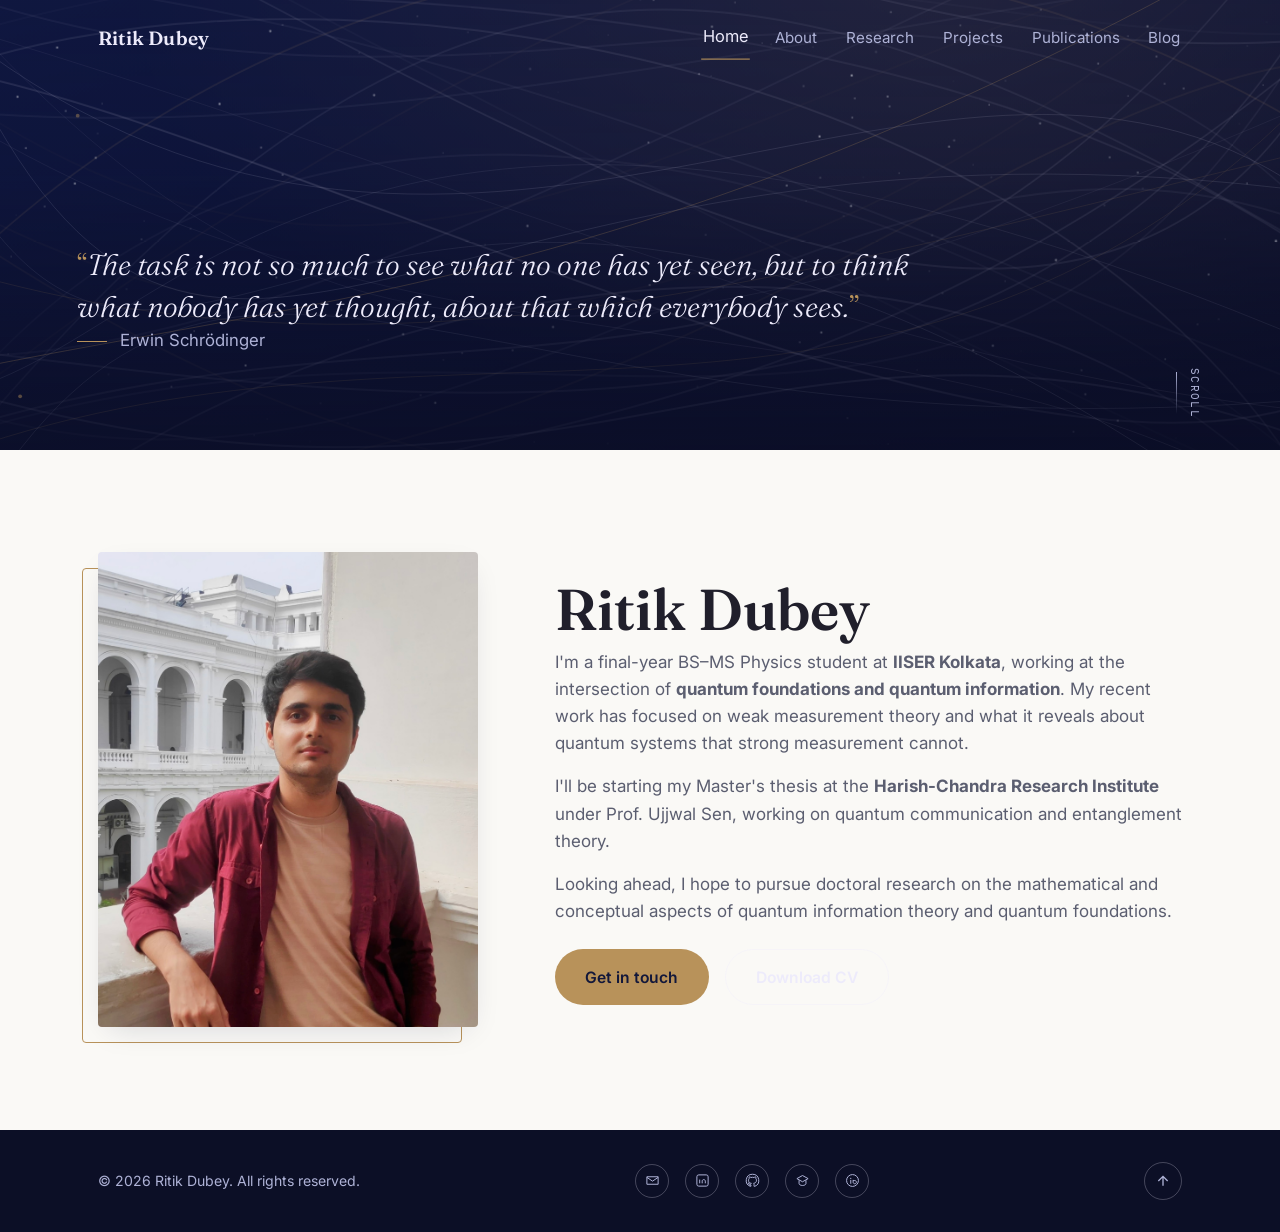
<file: index.html>
<!DOCTYPE html>
<html lang="en">
<head>
<meta charset="UTF-8">
<meta name="viewport" content="width=device-width, initial-scale=1.0">

<!-- EDIT ME: page title + description (shows in browser tabs, search results, and link previews) -->
<title>Ritik Dubey — IISER Kolkata</title>
<meta name="description" content="Personal academic website of Ritik Dubey, Master's student in quantum physics. Research, projects, and publications.">
<meta name="theme-color" content="#12173A">
<meta property="og:title" content="Ritik Dubey">
<meta property="og:description" content="Personal academic website.">
<meta property="og:type" content="website">

<!-- <link rel="icon" type="image/svg+xml" href="assets/images/icons/favicon.svg"> -->

<!-- Fonts: Fraunces (headings/quotes), Inter (body), IBM Plex Mono (labels) -->
<link rel="preconnect" href="https://fonts.googleapis.com">
<link rel="preconnect" href="https://fonts.gstatic.com" crossorigin>
<link href="https://fonts.googleapis.com/css2?family=Fraunces:ital,wght@0,500;0,600;1,500;1,600&family=Inter:wght@400;500;600;700&family=IBM+Plex+Mono:wght@400;500&display=swap" rel="stylesheet">

<!-- Stylesheets - load order matters: tokens, then base, then components, then breakpoints -->
<link rel="stylesheet" href="assets/css/variables.css">
<link rel="stylesheet" href="assets/css/base.css">
<link rel="stylesheet" href="assets/css/style.css">
<link rel="stylesheet" href="assets/css/responsive.css">
</head>
<body>

<a href="#home" class="visually-hidden">Skip to content</a>

<!-- ============================================================
     NAVIGATION
     Same markup on every page. "is-active" is applied by main.js
     by comparing each link's href to the current page filename.
============================================================ -->
<nav class="nav" id="siteNav">
  <div class="nav__inner">
    <!-- EDIT ME: your name / site brand -->
    <a href="index.html" class="nav__brand">Ritik Dubey</a>

    <div class="nav__links">
      <a href="index.html" class="nav__link">Home</a>
      <a href="about.html" class="nav__link">About</a>
      <a href="research.html" class="nav__link">Research</a>
      <a href="projects.html" class="nav__link">Projects</a>
      <a href="publications.html" class="nav__link">Publications</a>
      <a href="blog.html" class="nav__link">Blog</a>
    </div>

    <button class="nav__toggle" id="navToggle" aria-label="Toggle navigation menu" aria-expanded="false" aria-controls="mobileDrawer">
      <span></span><span></span><span></span>
    </button>
  </div>
</nav>

<!-- Mobile side drawer: mirrors the desktop links. No search bar, by design. -->
<div class="drawer-overlay" id="drawerOverlay"></div>
<aside class="mobile-drawer" id="mobileDrawer" aria-label="Mobile navigation">
  <button class="mobile-drawer__close" id="drawerClose" aria-label="Close menu">
    <svg viewBox="0 0 24 24" fill="none" stroke="currentColor" stroke-width="2"><path d="M6 6l12 12M18 6L6 18"/></svg>
  </button>
  <nav class="mobile-drawer__links">
    <a href="index.html" class="mobile-drawer__link">Home</a>
    <a href="about.html" class="mobile-drawer__link">About</a>
    <a href="research.html" class="mobile-drawer__link">Research</a>
    <a href="projects.html" class="mobile-drawer__link">Projects</a>
    <a href="publications.html" class="mobile-drawer__link">Publications</a>
    <a href="blog.html" class="mobile-drawer__link">Blog</a>
  </nav>
  <div class="mobile-drawer__footer">
    <!-- EDIT ME: keep in sync with the footer at the bottom of this page -->
    <a href="mailto:rd22ms208@iiserkol.ac.in" class="social-icon" aria-label="Email">
      <svg viewBox="0 0 24 24" fill="none" stroke="currentColor" stroke-width="1.6"><path d="M3 6h18v12H3z"/><path d="M3 7l9 6 9-6"/></svg>
    </a>
    <a href="https://linkedin.com/in/ritik-dubey-9b148a251" class="social-icon" aria-label="LinkedIn" target="_blank" rel="noopener">
      <svg viewBox="0 0 24 24" fill="none" stroke="currentColor" stroke-width="1.6"><rect x="3" y="3" width="18" height="18" rx="3"/><path d="M7.5 10.5v6M7.5 7.5v.01M11.5 16.5v-3.5c0-1.4 1-2.5 2.5-2.5s2.5 1.1 2.5 2.5v3.5"/></svg>
    </a>
    <a href="https://github.com/ritikphy" class="social-icon" aria-label="GitHub" target="_blank" rel="noopener">
      <svg viewBox="0 0 24 24" fill="none" stroke="currentColor" stroke-width="1.6"><path d="M12 2a10 10 0 00-3.16 19.49c.5.09.68-.22.68-.48v-1.7c-2.78.6-3.37-1.34-3.37-1.34-.46-1.16-1.11-1.47-1.11-1.47-.9-.62.07-.6.07-.6 1 .07 1.53 1.03 1.53 1.03.9 1.52 2.34 1.08 2.91.83.09-.65.35-1.08.63-1.33-2.22-.25-4.56-1.11-4.56-4.94 0-1.09.39-1.98 1.03-2.68-.1-.25-.45-1.27.1-2.65 0 0 .84-.27 2.75 1.02a9.6 9.6 0 015 0c1.91-1.3 2.75-1.02 2.75-1.02.55 1.38.2 2.4.1 2.65.64.7 1.03 1.59 1.03 2.68 0 3.84-2.34 4.68-4.57 4.93.36.31.68.92.68 1.85v2.74c0 .27.18.58.69.48A10 10 0 0012 2z"/></svg>
    </a>
  </div>
</aside>

<main>

  <!-- ============================================================
       HERO
       Background image + quote are picked at random by main.js
       from the lists in assets/js/data.js.
  ============================================================ -->
  <section class="hero" id="home">
    <div class="hero__media" aria-hidden="true">
     <img id="heroImage" src="assets/images/hero/hero-1.svg" alt="">
     <!-- <img id="heroImage" src="assets/images/hero/hero-background.jpg" alt=""> -->
    </div>
    <div class="hero__scrim" aria-hidden="true"></div>
    <!-- <div class="hero__fade" aria-hidden="true"></div> -->
    <div class="hero__trajectories" aria-hidden="true"></div>

    <div class="hero__content">
      <blockquote class="hero__quote">
        <p><span class="hero__quote-mark">&ldquo;</span><span id="heroQuoteText">Loading…</span><span class="hero__quote-mark">&rdquo;</span></p>
      </blockquote>
      <cite class="hero__attribution" id="heroQuoteAuthor"></cite>
    </div>

    <div class="hero__scroll-cue" aria-hidden="true">
      <span>Scroll</span>
      <span class="line"></span>
    </div>
  </section>

  <!-- ============================================================
       INTRO — photo + short introduction
       EDIT ME: swap the photo and rewrite the two paragraphs below.
  ============================================================ -->
  <section class="intro" id="intro">
    <div class="container">
      <div class="intro__grid reveal">
        <div class="intro__photo-wrap">
          <!-- Replace this src with assets/images/profile/profile.jpg once you have a headshot -->
          <img class="intro__photo" src="assets/images/profile/profile01.jpg" >
        </div>

        <div>
          <!-- <p class="eyebrow intro__eyebrow">B.S-M.S Physics — IISER Kolkata</p> -->
          <h1 class="intro__name">Ritik Dubey</h1>
          <!-- <p class="intro__role">Master's Student in Quantum Physics</p> -->

          <div class="intro__text">
            <p>
              I'm a final-year BS&ndash;MS Physics student at <strong>IISER Kolkata</strong>, working at
              the intersection of <strong>quantum foundations and quantum information</strong>. My recent
              work has focused on weak measurement theory and what it reveals about quantum systems that
              strong measurement cannot.
            </p>
            <p>
              I'll be starting my Master's thesis at the <strong>Harish-Chandra Research Institute</strong>
              under Prof. Ujjwal Sen, working on quantum communication and entanglement theory.
            </p>
               <p>
                    Looking ahead, I hope to pursue doctoral research on the mathematical and conceptual 
                    aspects of quantum information theory and quantum foundations.
               </p>
          </div>

          <div class="intro__links">
            <a href="mailto:rd22ms208@iiserkol.ac.in" class="btn btn--primary">Get in touch</a>
            <!-- EDIT ME: add your CV as assets/documents/CV.pdf, then this link will work -->
            <a href="assets/documents/CV.pdf" class="btn btn--ghost" target="_blank" rel="noopener">Download CV</a>
          </div>
        </div>
      </div>
    </div>
  </section>

</main>

<!-- ============================================================
     FOOTER — same on every page
============================================================ -->
<footer class="footer">
  <div class="container footer__inner">
    <!-- EDIT ME: name in the copyright line -->
    <p>&copy; <span id="footerYear"></span> Ritik Dubey. All rights reserved.</p>

    <!-- EDIT ME: contact links - this is the site's only contact point now
         (there's no separate Contact page). Keep in sync with the mobile
         drawer footer above, near the top of this file. -->
    <div class="footer__socials">
      <a href="mailto:rd22ms208@iiserkol.ac.in" class="social-icon" aria-label="Email">
        <svg viewBox="0 0 24 24" fill="none" stroke="currentColor" stroke-width="1.6"><path d="M3 6h18v12H3z"/><path d="M3 7l9 6 9-6"/></svg>
      </a>
      <a href="https://linkedin.com/in/ritik-dubey-9b148a251" class="social-icon" aria-label="LinkedIn" target="_blank" rel="noopener">
        <svg viewBox="0 0 24 24" fill="none" stroke="currentColor" stroke-width="1.6"><rect x="3" y="3" width="18" height="18" rx="3"/><path d="M7.5 10.5v6M7.5 7.5v.01M11.5 16.5v-3.5c0-1.4 1-2.5 2.5-2.5s2.5 1.1 2.5 2.5v3.5"/></svg>
      </a>
      <a href="https://github.com/ritikphy" class="social-icon" aria-label="GitHub" target="_blank" rel="noopener">
        <svg viewBox="0 0 24 24" fill="none" stroke="currentColor" stroke-width="1.6"><path d="M12 2a10 10 0 00-3.16 19.49c.5.09.68-.22.68-.48v-1.7c-2.78.6-3.37-1.34-3.37-1.34-.46-1.16-1.11-1.47-1.11-1.47-.9-.62.07-.6.07-.6 1 .07 1.53 1.03 1.53 1.03.9 1.52 2.34 1.08 2.91.83.09-.65.35-1.08.63-1.33-2.22-.25-4.56-1.11-4.56-4.94 0-1.09.39-1.98 1.03-2.68-.1-.25-.45-1.27.1-2.65 0 0 .84-.27 2.75 1.02a9.6 9.6 0 015 0c1.91-1.3 2.75-1.02 2.75-1.02.55 1.38.2 2.4.1 2.65.64.7 1.03 1.59 1.03 2.68 0 3.84-2.34 4.68-4.57 4.93.36.31.68.92.68 1.85v2.74c0 .27.18.58.69.48A10 10 0 0012 2z"/></svg>
      </a>
      <a href="https://scholar.google.com/citations?user=your-id" class="social-icon" aria-label="Google Scholar" target="_blank" rel="noopener">
        <svg viewBox="0 0 24 24" fill="none" stroke="currentColor" stroke-width="1.6"><path d="M12 4L3 9l9 5 9-5-9-5z"/><path d="M6.5 11.5V17c0 1.5 2.5 3 5.5 3s5.5-1.5 5.5-3v-5.5"/></svg>
      </a>
      <a href="https://orcid.org/your-id" class="social-icon" aria-label="ORCID" target="_blank" rel="noopener">
        <svg viewBox="0 0 24 24" fill="none" stroke="currentColor" stroke-width="1.6"><circle cx="12" cy="12" r="9.5"/><circle cx="9.2" cy="8.6" r="0.9" fill="currentColor" stroke="none"/><path d="M9.2 11v6.2M13 11v3.6c0 1.5 1.1 2.6 2.6 2.6s2.6-1.1 2.6-2.6-1.1-2.6-2.6-2.6H13"/></svg>
      </a>
    </div>

    <a href="#" class="back-to-top" aria-label="Back to top">
      <svg viewBox="0 0 24 24" fill="none" stroke="currentColor" stroke-width="2"><path d="M12 19V5M5 12l7-7 7 7"/></svg>
    </a>
  </div>
</footer>

<script src="assets/js/data.js"></script>
<script src="assets/js/main.js"></script>
</body>
</html>
</file>
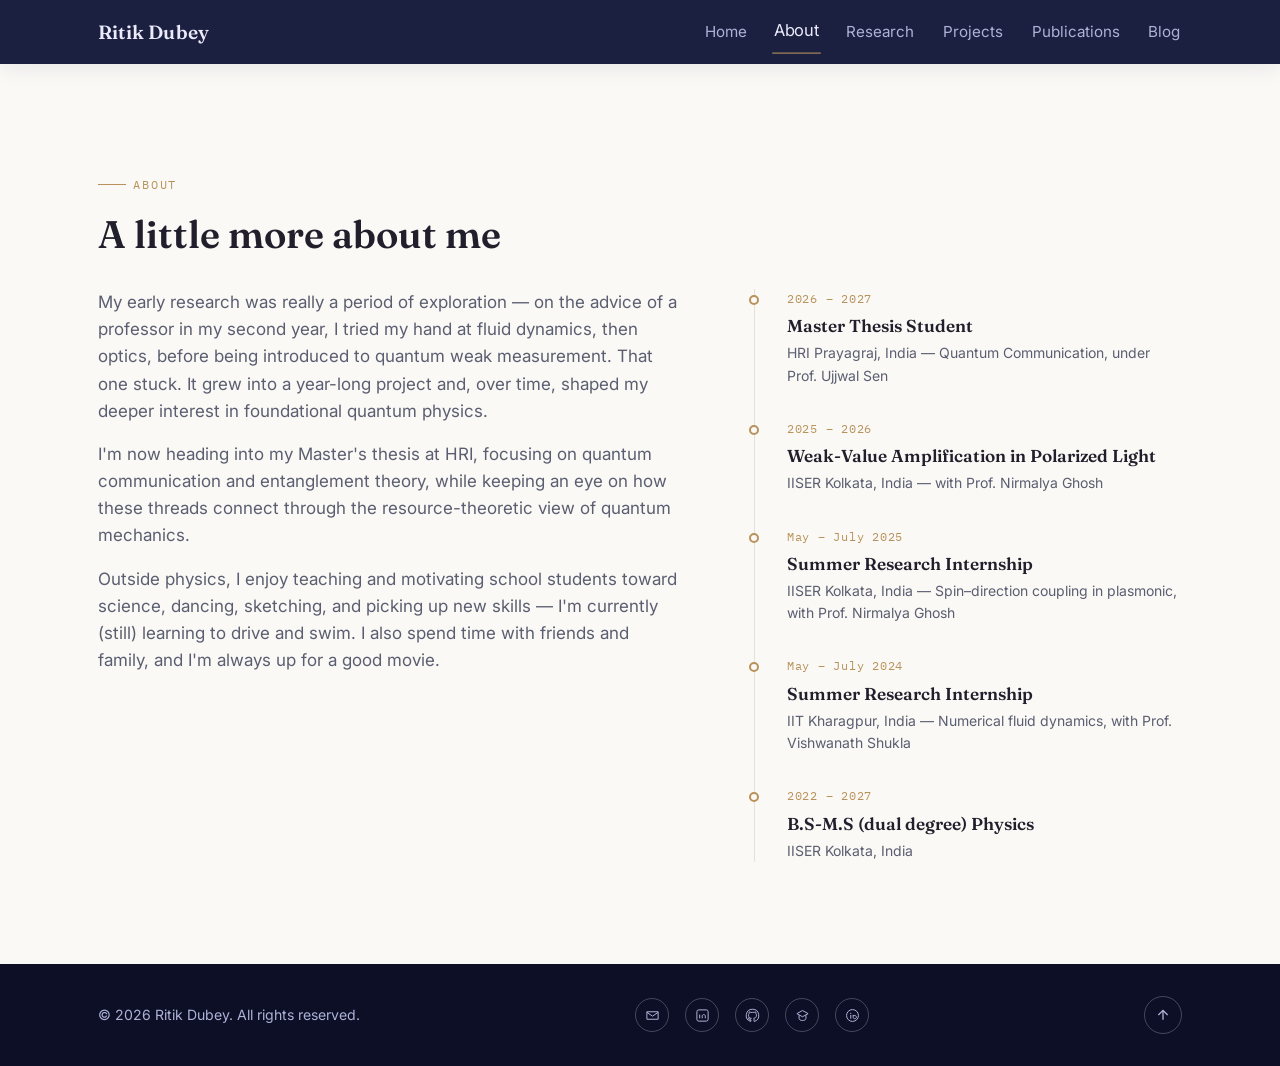
<file: about.html>
<!DOCTYPE html>
<html lang="en">
<head>
<meta charset="UTF-8">
<meta name="viewport" content="width=device-width, initial-scale=1.0">

<title>About — Ritik Dubey</title>
<meta name="description" content="Background, research journey, and education timeline of Ritik Dubey, BS-MS Physics student at IISER Kolkata.">
<meta name="theme-color" content="#12173A">
<meta property="og:title" content="About — Ritik Dubey">
<meta property="og:description" content="Background, research journey, and education timeline.">
<meta property="og:type" content="website">

<!-- <link rel="icon" type="image/svg+xml" href="assets/images/icons/favicon.svg"> -->

<link rel="preconnect" href="https://fonts.googleapis.com">
<link rel="preconnect" href="https://fonts.gstatic.com" crossorigin>
<link href="https://fonts.googleapis.com/css2?family=Fraunces:ital,wght@0,500;0,600;1,500;1,600&family=Inter:wght@400;500;600;700&family=IBM+Plex+Mono:wght@400;500&display=swap" rel="stylesheet">

<link rel="stylesheet" href="assets/css/variables.css">
<link rel="stylesheet" href="assets/css/base.css">
<link rel="stylesheet" href="assets/css/style.css">
<link rel="stylesheet" href="assets/css/responsive.css">
</head>
<body class="page--no-hero">

<a href="#about" class="visually-hidden">Skip to content</a>

<nav class="nav" id="siteNav">
  <div class="nav__inner">
    <a href="index.html" class="nav__brand">Ritik Dubey</a>

    <div class="nav__links">
      <a href="index.html" class="nav__link">Home</a>
      <a href="about.html" class="nav__link">About</a>
      <a href="research.html" class="nav__link">Research</a>
      <a href="projects.html" class="nav__link">Projects</a>
      <a href="publications.html" class="nav__link">Publications</a>
      <a href="blog.html" class="nav__link">Blog</a>
    </div>

    <button class="nav__toggle" id="navToggle" aria-label="Toggle navigation menu" aria-expanded="false" aria-controls="mobileDrawer">
      <span></span><span></span><span></span>
    </button>
  </div>
</nav>

<div class="drawer-overlay" id="drawerOverlay"></div>
<aside class="mobile-drawer" id="mobileDrawer" aria-label="Mobile navigation">
  <button class="mobile-drawer__close" id="drawerClose" aria-label="Close menu">
    <svg viewBox="0 0 24 24" fill="none" stroke="currentColor" stroke-width="2"><path d="M6 6l12 12M18 6L6 18"/></svg>
  </button>
  <nav class="mobile-drawer__links">
    <a href="index.html" class="mobile-drawer__link">Home</a>
    <a href="about.html" class="mobile-drawer__link">About</a>
    <a href="research.html" class="mobile-drawer__link">Research</a>
    <a href="projects.html" class="mobile-drawer__link">Projects</a>
    <a href="publications.html" class="mobile-drawer__link">Publications</a>
    <a href="blog.html" class="mobile-drawer__link">Blog</a>
  </nav>
  <div class="mobile-drawer__footer">
    <a href="mailto:rd22ms208@iiserkol.ac.in" class="social-icon" aria-label="Email">
      <svg viewBox="0 0 24 24" fill="none" stroke="currentColor" stroke-width="1.6"><path d="M3 6h18v12H3z"/><path d="M3 7l9 6 9-6"/></svg>
    </a>
    <a href="https://linkedin.com/in/ritik-dubey-9b148a251" class="social-icon" aria-label="LinkedIn" target="_blank" rel="noopener">
      <svg viewBox="0 0 24 24" fill="none" stroke="currentColor" stroke-width="1.6"><rect x="3" y="3" width="18" height="18" rx="3"/><path d="M7.5 10.5v6M7.5 7.5v.01M11.5 16.5v-3.5c0-1.4 1-2.5 2.5-2.5s2.5 1.1 2.5 2.5v3.5"/></svg>
    </a>
    <a href="https://github.com/ritikphy" class="social-icon" aria-label="GitHub" target="_blank" rel="noopener">
      <svg viewBox="0 0 24 24" fill="none" stroke="currentColor" stroke-width="1.6"><path d="M12 2a10 10 0 00-3.16 19.49c.5.09.68-.22.68-.48v-1.7c-2.78.6-3.37-1.34-3.37-1.34-.46-1.16-1.11-1.47-1.11-1.47-.9-.62.07-.6.07-.6 1 .07 1.53 1.03 1.53 1.03.9 1.52 2.34 1.08 2.91.83.09-.65.35-1.08.63-1.33-2.22-.25-4.56-1.11-4.56-4.94 0-1.09.39-1.98 1.03-2.68-.1-.25-.45-1.27.1-2.65 0 0 .84-.27 2.75 1.02a9.6 9.6 0 015 0c1.91-1.3 2.75-1.02 2.75-1.02.55 1.38.2 2.4.1 2.65.64.7 1.03 1.59 1.03 2.68 0 3.84-2.34 4.68-4.57 4.93.36.31.68.92.68 1.85v2.74c0 .27.18.58.69.48A10 10 0 0012 2z"/></svg>
    </a>
  </div>
</aside>

<main>

  <!-- ============================================================
       ABOUT
       EDIT ME: narrative on the left, education timeline on the
       right. Add/remove <div class="timeline__item"> blocks freely.
  ============================================================ -->
  <section class="section" id="about">
  <div class="container">
    <p class="eyebrow reveal">About</p>
    <h2 class="section-heading reveal">A little more about me</h2>

    <div class="about__grid">
      <div class="about__text reveal">
        <p>
          My early research was really a period of exploration — on the advice of a professor in my
          second year, I tried my hand at fluid dynamics, then optics, before being introduced to
          quantum weak measurement. That one stuck. It grew into a year-long project and, over time,
          shaped my deeper interest in foundational quantum physics.
        </p>
        <p>
          I'm now heading into my Master's thesis at HRI, focusing on quantum communication and
          entanglement theory, while keeping an eye on how these threads connect through the
          resource-theoretic view of quantum mechanics.
        </p>
        <p>
          Outside physics, I enjoy teaching and motivating school students toward science, dancing,
          sketching, and picking up new skills — I'm currently (still) learning to drive and swim.
          I also spend time with friends and family, and I'm always up for a good movie.
        </p>
      </div>

      <div class="timeline reveal">
        <div class="timeline__item">
          <p class="timeline__year">2026 – 2027</p>
          <p class="timeline__title">Master Thesis Student</p>
          <p class="timeline__place">HRI Prayagraj, India — Quantum Communication, under Prof. Ujjwal Sen</p>
        </div>
        <div class="timeline__item">
          <p class="timeline__year">2025 – 2026</p>
          <p class="timeline__title">Weak-Value Amplification in Polarized Light</p>
          <p class="timeline__place">IISER Kolkata, India — with Prof. Nirmalya Ghosh</p>
        </div>
        <div class="timeline__item">
          <p class="timeline__year">May – July 2025</p>
          <p class="timeline__title">Summer Research Internship</p>
          <p class="timeline__place">IISER Kolkata, India — Spin&ndash;direction coupling in plasmonic, with Prof. Nirmalya Ghosh </p>
        </div>
        <div class="timeline__item">
          <p class="timeline__year">May – July 2024</p>
          <p class="timeline__title">Summer Research Internship</p>
          <p class="timeline__place">IIT Kharagpur, India — Numerical fluid dynamics, with Prof. Vishwanath Shukla</p>
        </div>
        <div class="timeline__item">
          <p class="timeline__year">2022 – 2027</p>
          <p class="timeline__title">B.S-M.S (dual degree) Physics</p>
          <p class="timeline__place">IISER Kolkata, India </p>
        </div>
      </div>
    </div>
  </div>
</section>

</main>

<footer class="footer">
  <div class="container footer__inner">
    <!-- EDIT ME: name in the copyright line -->
    <p>&copy; <span id="footerYear"></span> Ritik Dubey. All rights reserved.</p>

    <!-- EDIT ME: contact links - this is the site's only contact point now
         (there's no separate Contact page). Keep in sync with the mobile
         drawer footer above, near the top of this file. -->
    <div class="footer__socials">
      <a href="mailto:rd22ms208@iiserkol.ac.in" class="social-icon" aria-label="Email">
        <svg viewBox="0 0 24 24" fill="none" stroke="currentColor" stroke-width="1.6"><path d="M3 6h18v12H3z"/><path d="M3 7l9 6 9-6"/></svg>
      </a>
      <a href="https://linkedin.com/in/ritik-dubey-9b148a251" class="social-icon" aria-label="LinkedIn" target="_blank" rel="noopener">
        <svg viewBox="0 0 24 24" fill="none" stroke="currentColor" stroke-width="1.6"><rect x="3" y="3" width="18" height="18" rx="3"/><path d="M7.5 10.5v6M7.5 7.5v.01M11.5 16.5v-3.5c0-1.4 1-2.5 2.5-2.5s2.5 1.1 2.5 2.5v3.5"/></svg>
      </a>
      <a href="https://github.com/ritikphy" class="social-icon" aria-label="GitHub" target="_blank" rel="noopener">
        <svg viewBox="0 0 24 24" fill="none" stroke="currentColor" stroke-width="1.6"><path d="M12 2a10 10 0 00-3.16 19.49c.5.09.68-.22.68-.48v-1.7c-2.78.6-3.37-1.34-3.37-1.34-.46-1.16-1.11-1.47-1.11-1.47-.9-.62.07-.6.07-.6 1 .07 1.53 1.03 1.53 1.03.9 1.52 2.34 1.08 2.91.83.09-.65.35-1.08.63-1.33-2.22-.25-4.56-1.11-4.56-4.94 0-1.09.39-1.98 1.03-2.68-.1-.25-.45-1.27.1-2.65 0 0 .84-.27 2.75 1.02a9.6 9.6 0 015 0c1.91-1.3 2.75-1.02 2.75-1.02.55 1.38.2 2.4.1 2.65.64.7 1.03 1.59 1.03 2.68 0 3.84-2.34 4.68-4.57 4.93.36.31.68.92.68 1.85v2.74c0 .27.18.58.69.48A10 10 0 0012 2z"/></svg>
      </a>
      <a href="https://scholar.google.com/citations?user=your-id" class="social-icon" aria-label="Google Scholar" target="_blank" rel="noopener">
        <svg viewBox="0 0 24 24" fill="none" stroke="currentColor" stroke-width="1.6"><path d="M12 4L3 9l9 5 9-5-9-5z"/><path d="M6.5 11.5V17c0 1.5 2.5 3 5.5 3s5.5-1.5 5.5-3v-5.5"/></svg>
      </a>
      <a href="https://orcid.org/your-id" class="social-icon" aria-label="ORCID" target="_blank" rel="noopener">
        <svg viewBox="0 0 24 24" fill="none" stroke="currentColor" stroke-width="1.6"><circle cx="12" cy="12" r="9.5"/><circle cx="9.2" cy="8.6" r="0.9" fill="currentColor" stroke="none"/><path d="M9.2 11v6.2M13 11v3.6c0 1.5 1.1 2.6 2.6 2.6s2.6-1.1 2.6-2.6-1.1-2.6-2.6-2.6H13"/></svg>
      </a>
    </div>

    <a href="#" class="back-to-top" aria-label="Back to top">
      <svg viewBox="0 0 24 24" fill="none" stroke="currentColor" stroke-width="2"><path d="M12 19V5M5 12l7-7 7 7"/></svg>
    </a>
  </div>
</footer>

<script src="assets/js/data.js"></script>
<script src="assets/js/main.js"></script>
</body>
</html>
</file>
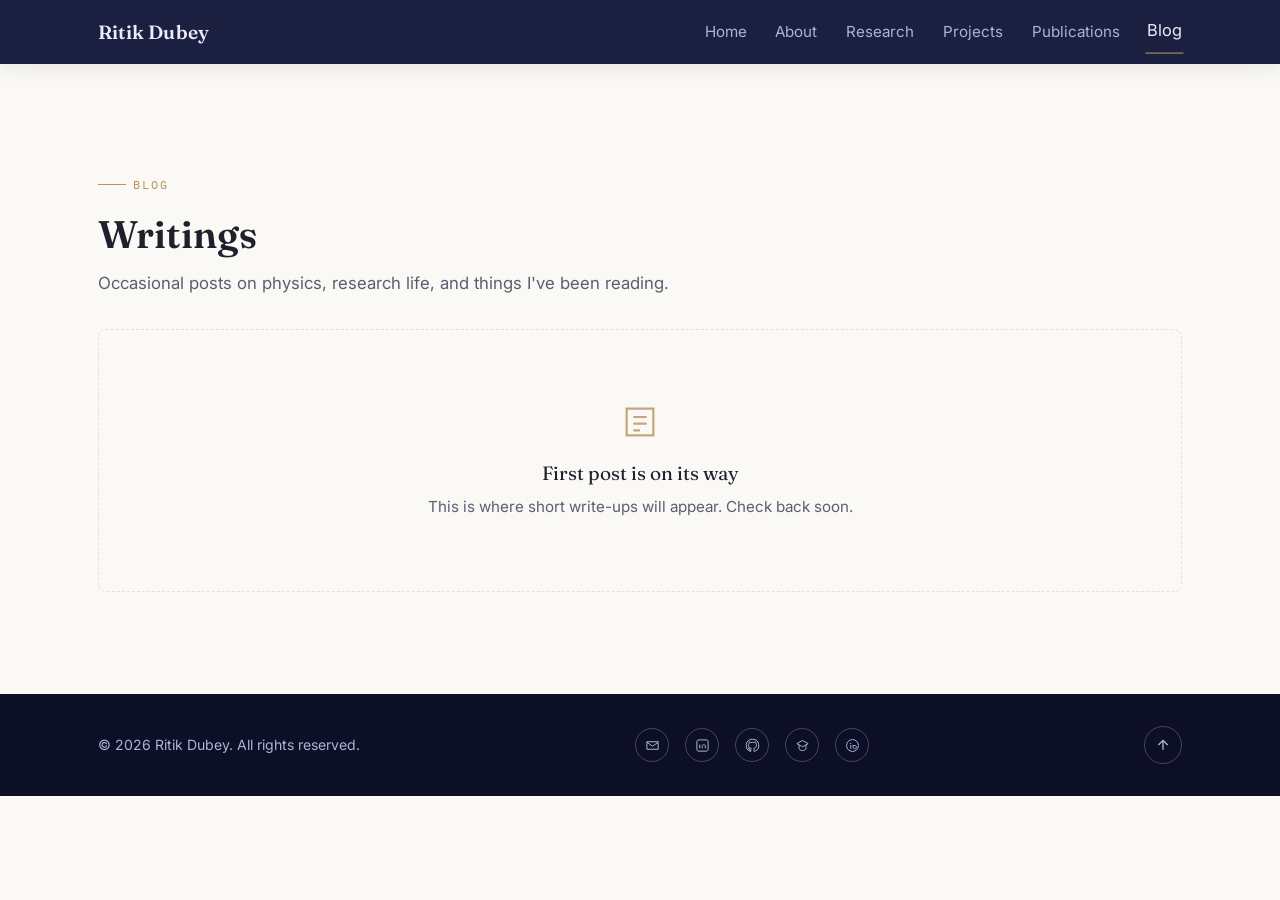
<file: blog.html>
<!DOCTYPE html>
<html lang="en">
<head>
<meta charset="UTF-8">
<meta name="viewport" content="width=device-width, initial-scale=1.0">

<title>Blog — Ritik Dubey</title>
<meta name="description" content="Writings by Ritik Dubey on physics, research life, and things he's been reading.">
<meta name="theme-color" content="#12173A">
<meta property="og:title" content="Blog — Ritik Dubey">
<meta property="og:description" content="Writings on physics, research life, and things I've been reading.">
<meta property="og:type" content="website">

<!-- <link rel="icon" type="image/svg+xml" href="assets/images/icons/favicon.svg"> -->

<link rel="preconnect" href="https://fonts.googleapis.com">
<link rel="preconnect" href="https://fonts.gstatic.com" crossorigin>
<link href="https://fonts.googleapis.com/css2?family=Fraunces:ital,wght@0,500;0,600;1,500;1,600&family=Inter:wght@400;500;600;700&family=IBM+Plex+Mono:wght@400;500&display=swap" rel="stylesheet">

<link rel="stylesheet" href="assets/css/variables.css">
<link rel="stylesheet" href="assets/css/base.css">
<link rel="stylesheet" href="assets/css/style.css">
<link rel="stylesheet" href="assets/css/responsive.css">
</head>
<body class="page--no-hero">

<a href="#blog" class="visually-hidden">Skip to content</a>

<nav class="nav" id="siteNav">
  <div class="nav__inner">
    <a href="index.html" class="nav__brand">Ritik Dubey</a>

    <div class="nav__links">
      <a href="index.html" class="nav__link">Home</a>
      <a href="about.html" class="nav__link">About</a>
      <a href="research.html" class="nav__link">Research</a>
      <a href="projects.html" class="nav__link">Projects</a>
      <a href="publications.html" class="nav__link">Publications</a>
      <a href="blog.html" class="nav__link">Blog</a>
    </div>

    <button class="nav__toggle" id="navToggle" aria-label="Toggle navigation menu" aria-expanded="false" aria-controls="mobileDrawer">
      <span></span><span></span><span></span>
    </button>
  </div>
</nav>

<div class="drawer-overlay" id="drawerOverlay"></div>
<aside class="mobile-drawer" id="mobileDrawer" aria-label="Mobile navigation">
  <button class="mobile-drawer__close" id="drawerClose" aria-label="Close menu">
    <svg viewBox="0 0 24 24" fill="none" stroke="currentColor" stroke-width="2"><path d="M6 6l12 12M18 6L6 18"/></svg>
  </button>
  <nav class="mobile-drawer__links">
    <a href="index.html" class="mobile-drawer__link">Home</a>
    <a href="about.html" class="mobile-drawer__link">About</a>
    <a href="research.html" class="mobile-drawer__link">Research</a>
    <a href="projects.html" class="mobile-drawer__link">Projects</a>
    <a href="publications.html" class="mobile-drawer__link">Publications</a>
    <a href="blog.html" class="mobile-drawer__link">Blog</a>
  </nav>
  <div class="mobile-drawer__footer">
    <a href="mailto:rd22ms208@iiserkol.ac.in" class="social-icon" aria-label="Email">
      <svg viewBox="0 0 24 24" fill="none" stroke="currentColor" stroke-width="1.6"><path d="M3 6h18v12H3z"/><path d="M3 7l9 6 9-6"/></svg>
    </a>
    <a href="https://linkedin.com/in/ritik-dubey-9b148a251" class="social-icon" aria-label="LinkedIn" target="_blank" rel="noopener">
      <svg viewBox="0 0 24 24" fill="none" stroke="currentColor" stroke-width="1.6"><rect x="3" y="3" width="18" height="18" rx="3"/><path d="M7.5 10.5v6M7.5 7.5v.01M11.5 16.5v-3.5c0-1.4 1-2.5 2.5-2.5s2.5 1.1 2.5 2.5v3.5"/></svg>
    </a>
    <a href="https://github.com/ritikphy" class="social-icon" aria-label="GitHub" target="_blank" rel="noopener">
      <svg viewBox="0 0 24 24" fill="none" stroke="currentColor" stroke-width="1.6"><path d="M12 2a10 10 0 00-3.16 19.49c.5.09.68-.22.68-.48v-1.7c-2.78.6-3.37-1.34-3.37-1.34-.46-1.16-1.11-1.47-1.11-1.47-.9-.62.07-.6.07-.6 1 .07 1.53 1.03 1.53 1.03.9 1.52 2.34 1.08 2.91.83.09-.65.35-1.08.63-1.33-2.22-.25-4.56-1.11-4.56-4.94 0-1.09.39-1.98 1.03-2.68-.1-.25-.45-1.27.1-2.65 0 0 .84-.27 2.75 1.02a9.6 9.6 0 015 0c1.91-1.3 2.75-1.02 2.75-1.02.55 1.38.2 2.4.1 2.65.64.7 1.03 1.59 1.03 2.68 0 3.84-2.34 4.68-4.57 4.93.36.31.68.92.68 1.85v2.74c0 .27.18.58.69.48A10 10 0 0012 2z"/></svg>
    </a>
  </div>
</aside>

<main>

  <!-- ============================================================
       BLOG
       Same pattern as Publications: empty state now, with a
       ready-to-use card template commented out below.
  ============================================================ -->
  <section class="section" id="blog">
    <div class="container">
      <p class="eyebrow reveal">Blog</p>
      <h2 class="section-heading reveal">Writings </h2>
      <p class="section-intro reveal">Occasional posts on physics, research life, and things I've been reading.</p>

      <div class="reveal">
        <div class="empty-state">
          <div class="empty-state__icon" aria-hidden="true">
            <svg viewBox="0 0 24 24" fill="none" stroke="currentColor" stroke-width="1.3"><path d="M4 4h16v16H4z"/><path d="M8 9h8M8 13h8M8 17h4"/></svg>
          </div>
          <p class="empty-state__title">First post is on its way</p>
          <p class="empty-state__text">This is where short write-ups will appear. Check back soon.</p>
        </div>

        <!--
        BLOG CARD TEMPLATE — uncomment and duplicate per post, and
        remove the .empty-state div above. Wrap cards in
        <div class="blog__grid"> ... </div>

        <article class="blog-card">
          <div class="blog-card__media">
            <img src="assets/images/projects/your-post-image.jpg" alt="">
          </div>
          <p class="blog-card__date">Month 20XX</p>
          <h3 class="blog-card__title">Post Title Goes Here</h3>
          <p class="blog-card__excerpt">One or two sentences previewing what the post is about.</p>
        </article>
        -->
      </div>
    </div>
  </section>

</main>

<footer class="footer">
  <div class="container footer__inner">
    <!-- EDIT ME: name in the copyright line -->
    <p>&copy; <span id="footerYear"></span> Ritik Dubey. All rights reserved.</p>

    <!-- EDIT ME: contact links - this is the site's only contact point now
         (there's no separate Contact page). Keep in sync with the mobile
         drawer footer above, near the top of this file. -->
    <div class="footer__socials">
      <a href="mailto:rd22ms208@iiserkol.ac.in" class="social-icon" aria-label="Email">
        <svg viewBox="0 0 24 24" fill="none" stroke="currentColor" stroke-width="1.6"><path d="M3 6h18v12H3z"/><path d="M3 7l9 6 9-6"/></svg>
      </a>
      <a href="https://linkedin.com/in/ritik-dubey-9b148a251" class="social-icon" aria-label="LinkedIn" target="_blank" rel="noopener">
        <svg viewBox="0 0 24 24" fill="none" stroke="currentColor" stroke-width="1.6"><rect x="3" y="3" width="18" height="18" rx="3"/><path d="M7.5 10.5v6M7.5 7.5v.01M11.5 16.5v-3.5c0-1.4 1-2.5 2.5-2.5s2.5 1.1 2.5 2.5v3.5"/></svg>
      </a>
      <a href="https://github.com/ritikphy" class="social-icon" aria-label="GitHub" target="_blank" rel="noopener">
        <svg viewBox="0 0 24 24" fill="none" stroke="currentColor" stroke-width="1.6"><path d="M12 2a10 10 0 00-3.16 19.49c.5.09.68-.22.68-.48v-1.7c-2.78.6-3.37-1.34-3.37-1.34-.46-1.16-1.11-1.47-1.11-1.47-.9-.62.07-.6.07-.6 1 .07 1.53 1.03 1.53 1.03.9 1.52 2.34 1.08 2.91.83.09-.65.35-1.08.63-1.33-2.22-.25-4.56-1.11-4.56-4.94 0-1.09.39-1.98 1.03-2.68-.1-.25-.45-1.27.1-2.65 0 0 .84-.27 2.75 1.02a9.6 9.6 0 015 0c1.91-1.3 2.75-1.02 2.75-1.02.55 1.38.2 2.4.1 2.65.64.7 1.03 1.59 1.03 2.68 0 3.84-2.34 4.68-4.57 4.93.36.31.68.92.68 1.85v2.74c0 .27.18.58.69.48A10 10 0 0012 2z"/></svg>
      </a>
      <a href="https://scholar.google.com/citations?user=your-id" class="social-icon" aria-label="Google Scholar" target="_blank" rel="noopener">
        <svg viewBox="0 0 24 24" fill="none" stroke="currentColor" stroke-width="1.6"><path d="M12 4L3 9l9 5 9-5-9-5z"/><path d="M6.5 11.5V17c0 1.5 2.5 3 5.5 3s5.5-1.5 5.5-3v-5.5"/></svg>
      </a>
      <a href="https://orcid.org/your-id" class="social-icon" aria-label="ORCID" target="_blank" rel="noopener">
        <svg viewBox="0 0 24 24" fill="none" stroke="currentColor" stroke-width="1.6"><circle cx="12" cy="12" r="9.5"/><circle cx="9.2" cy="8.6" r="0.9" fill="currentColor" stroke="none"/><path d="M9.2 11v6.2M13 11v3.6c0 1.5 1.1 2.6 2.6 2.6s2.6-1.1 2.6-2.6-1.1-2.6-2.6-2.6H13"/></svg>
      </a>
    </div>

    <a href="#" class="back-to-top" aria-label="Back to top">
      <svg viewBox="0 0 24 24" fill="none" stroke="currentColor" stroke-width="2"><path d="M12 19V5M5 12l7-7 7 7"/></svg>
    </a>
  </div>
</footer>

<script src="assets/js/data.js"></script>
<script src="assets/js/main.js"></script>
</body>
</html>
</file>
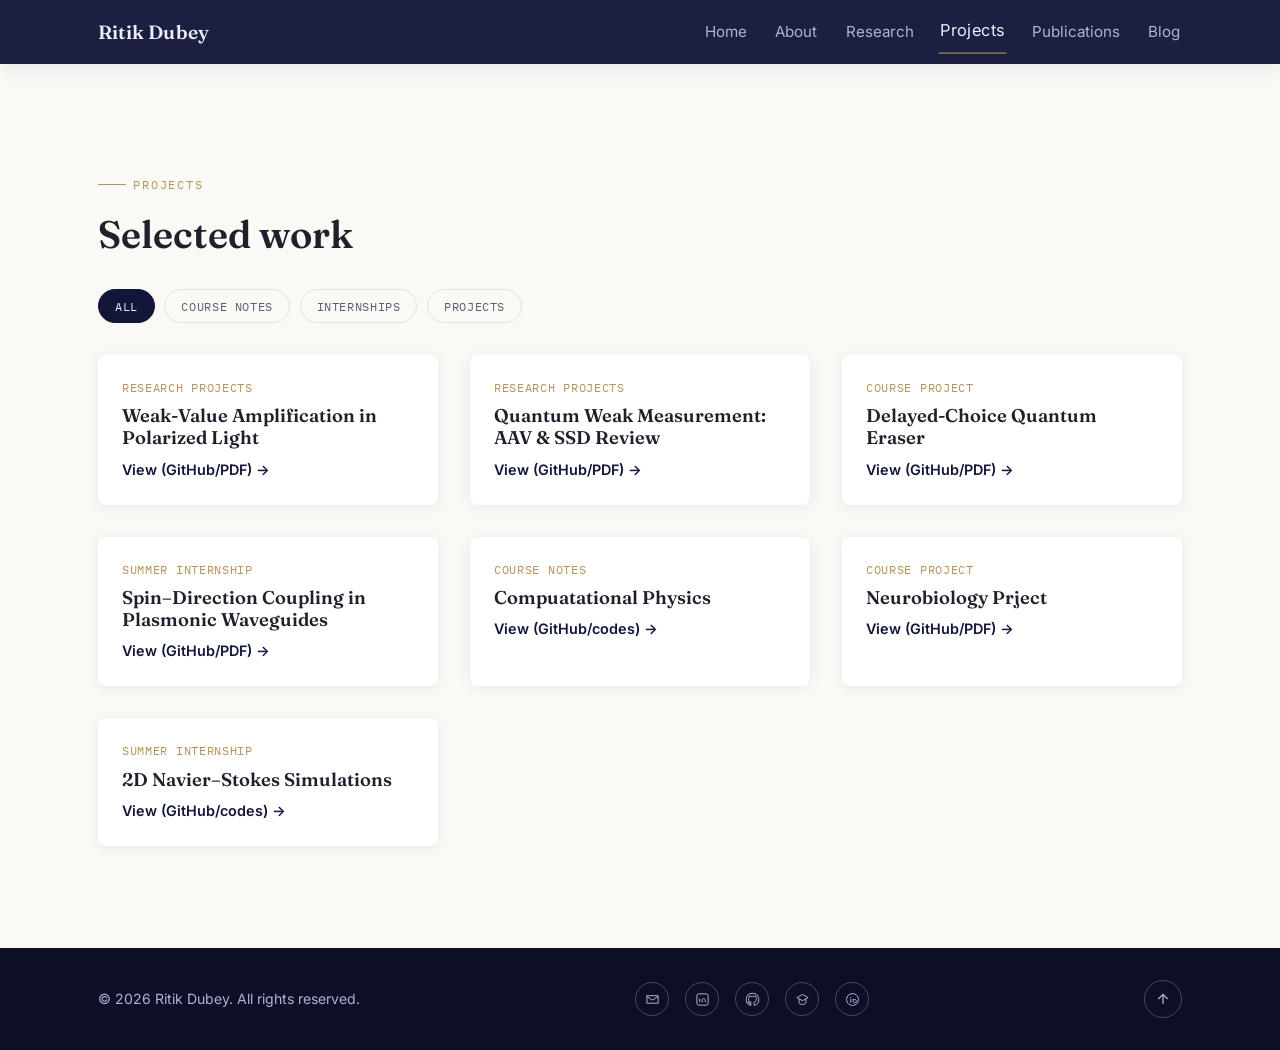
<file: projects.html>
<!DOCTYPE html>
<html lang="en">
<head>
<meta charset="UTF-8">
<meta name="viewport" content="width=device-width, initial-scale=1.0">

<title>Projects — Ritik Dubey</title>
<meta name="description" content="Selected research projects, internships, and course work by Ritik Dubey.">
<meta name="theme-color" content="#12173A">
<meta property="og:title" content="Projects — Ritik Dubey">
<meta property="og:description" content="Selected research projects, internships, and course work.">
<meta property="og:type" content="website">

<!-- <link rel="icon" type="image/svg+xml" href="assets/images/icons/favicon.svg"> -->

<link rel="preconnect" href="https://fonts.googleapis.com">
<link rel="preconnect" href="https://fonts.gstatic.com" crossorigin>
<link href="https://fonts.googleapis.com/css2?family=Fraunces:ital,wght@0,500;0,600;1,500;1,600&family=Inter:wght@400;500;600;700&family=IBM+Plex+Mono:wght@400;500&display=swap" rel="stylesheet">

<link rel="stylesheet" href="assets/css/variables.css">
<link rel="stylesheet" href="assets/css/base.css">
<link rel="stylesheet" href="assets/css/style.css">
<link rel="stylesheet" href="assets/css/responsive.css">
</head>
<body class="page--no-hero">

<a href="#projects" class="visually-hidden">Skip to content</a>

<nav class="nav" id="siteNav">
  <div class="nav__inner">
    <a href="index.html" class="nav__brand">Ritik Dubey</a>

    <div class="nav__links">
      <a href="index.html" class="nav__link">Home</a>
      <a href="about.html" class="nav__link">About</a>
      <a href="research.html" class="nav__link">Research</a>
      <a href="projects.html" class="nav__link">Projects</a>
      <a href="publications.html" class="nav__link">Publications</a>
      <a href="blog.html" class="nav__link">Blog</a>
    </div>

    <button class="nav__toggle" id="navToggle" aria-label="Toggle navigation menu" aria-expanded="false" aria-controls="mobileDrawer">
      <span></span><span></span><span></span>
    </button>
  </div>
</nav>

<div class="drawer-overlay" id="drawerOverlay"></div>
<aside class="mobile-drawer" id="mobileDrawer" aria-label="Mobile navigation">
  <button class="mobile-drawer__close" id="drawerClose" aria-label="Close menu">
    <svg viewBox="0 0 24 24" fill="none" stroke="currentColor" stroke-width="2"><path d="M6 6l12 12M18 6L6 18"/></svg>
  </button>
  <nav class="mobile-drawer__links">
    <a href="index.html" class="mobile-drawer__link">Home</a>
    <a href="about.html" class="mobile-drawer__link">About</a>
    <a href="research.html" class="mobile-drawer__link">Research</a>
    <a href="projects.html" class="mobile-drawer__link">Projects</a>
    <a href="publications.html" class="mobile-drawer__link">Publications</a>
    <a href="blog.html" class="mobile-drawer__link">Blog</a>
  </nav>
  <div class="mobile-drawer__footer">
    <a href="mailto:rd22ms208@iiserkol.ac.in" class="social-icon" aria-label="Email">
      <svg viewBox="0 0 24 24" fill="none" stroke="currentColor" stroke-width="1.6"><path d="M3 6h18v12H3z"/><path d="M3 7l9 6 9-6"/></svg>
    </a>
    <a href="https://linkedin.com/in/ritik-dubey-9b148a251" class="social-icon" aria-label="LinkedIn" target="_blank" rel="noopener">
      <svg viewBox="0 0 24 24" fill="none" stroke="currentColor" stroke-width="1.6"><rect x="3" y="3" width="18" height="18" rx="3"/><path d="M7.5 10.5v6M7.5 7.5v.01M11.5 16.5v-3.5c0-1.4 1-2.5 2.5-2.5s2.5 1.1 2.5 2.5v3.5"/></svg>
    </a>
    <a href="https://github.com/ritikphy" class="social-icon" aria-label="GitHub" target="_blank" rel="noopener">
      <svg viewBox="0 0 24 24" fill="none" stroke="currentColor" stroke-width="1.6"><path d="M12 2a10 10 0 00-3.16 19.49c.5.09.68-.22.68-.48v-1.7c-2.78.6-3.37-1.34-3.37-1.34-.46-1.16-1.11-1.47-1.11-1.47-.9-.62.07-.6.07-.6 1 .07 1.53 1.03 1.53 1.03.9 1.52 2.34 1.08 2.91.83.09-.65.35-1.08.63-1.33-2.22-.25-4.56-1.11-4.56-4.94 0-1.09.39-1.98 1.03-2.68-.1-.25-.45-1.27.1-2.65 0 0 .84-.27 2.75 1.02a9.6 9.6 0 015 0c1.91-1.3 2.75-1.02 2.75-1.02.55 1.38.2 2.4.1 2.65.64.7 1.03 1.59 1.03 2.68 0 3.84-2.34 4.68-4.57 4.93.36.31.68.92.68 1.85v2.74c0 .27.18.58.69.48A10 10 0 0012 2z"/></svg>
    </a>
  </div>
</aside>

<main>

  <!-- ============================================================
       PROJECTS
       EDIT ME: each .project-card below is a template - copy one,
       change the tag / title / text / link / data-category, and
       drop a screenshot into assets/images/projects/ if you have one.
       data-category must match a filter button's data-filter value.
  ============================================================ -->
  <section class="section" id="projects">
    <div class="container">
      <p class="eyebrow reveal">Projects</p>
      <h2 class="section-heading reveal">Selected work</h2>
      <!-- <p class="section-intro reveal">Typed course notes, research internships, and small projects along the way.</p> -->

      <div class="filter-bar reveal">
        <button class="filter-btn is-active" data-filter="all">All</button>
        <button class="filter-btn" data-filter="notes">Course Notes</button>
        <button class="filter-btn" data-filter="internship">Internships</button>
        <button class="filter-btn" data-filter="projects">Projects</button>
      </div>

      <div class="projects__grid reveal-stagger">

        <!-- PROJECT CARD (template — duplicate this block for each new project) -->
        <article class="project-card" data-category="projects">
          <div class="project-card__body">
            <p class="project-card__tag">Research Projects</p>
            <h3 class="project-card__title">Weak-Value Amplification in Polarized Light</h3>
            <div class="project-card__desc">
            <p class="project-card__text">using the formalism of quantum weak measurements, studied the weak value amplification (WVA) in polarimetry in a Mach-Zehnder-Interferometer.</p>
            </div>  
               <a href="https://github.com/ritikphy/Semester-Project-02/blob/main/RP_02_main.pdf" class="project-card__link">View (GitHub/PDF) →</a>
          </div>
        </article>

        <article class="project-card" data-category="projects">
          <div class="project-card__body">
            <p class="project-card__tag">Research Projects</p>
            <h3 class="project-card__title">Quantum Weak Measurement: AAV &amp; SSD Review</h3>
          <div class="project-card__desc">
            <p class="project-card__text">Derived the weak measurement formalism of Aharonov, Albert &amp; Vaidman (AAV) and Duck, Stevenson &amp; Sudarshan (SSD), and numerically reproduced key results on weak-value amplification and its sensitivity to pre- and post-selection.</p>
          </div>  
          <a href="https://github.com/ritikphy/Semester-Project-01/blob/main/Reports/RP_01_Report_main.pdf" class="project-card__link">View (GitHub/PDF) →</a>
          </div>
        </article>

        <article class="project-card" data-category="projects">
          <div class="project-card__body">
            <p class="project-card__tag">Course Project</p>
            <h3 class="project-card__title">Delayed-Choice Quantum Eraser</h3>
          <div class="project-card__desc">
            <p class="project-card__text">A theoretical study of complementarity, entanglement, and quantum measurement through the delayed-choice quantum eraser thought experiment. (Prof. Sourin Das, IISER Kolkata)</p>
          </div>
          <a href="https://github.com/ritikphy/Quantum-Term-Project/blob/main/Quantum_Term_project.pdf" class="project-card__link">View (GitHub/PDF) →</a>
          </div>
        </article>

           <article class="project-card" data-category="internship">
          <div class="project-card__body">
            <p class="project-card__tag">Summer Internship</p>
            <h3 class="project-card__title">Spin&ndash;Direction Coupling in Plasmonic Waveguides</h3>
          <div class="project-card__desc">
            <p class="project-card__text">Numerically simulated spin&ndash;direction coupling in waveguided plasmonic crystals under tight focusing, demonstrating spin-dependent directional guiding and direction-dependent spin acquisition.</p>
          </div>
           <a href="https://github.com/ritikphy/Summer_Internship_25/blob/main/summer_25.pdf" class="project-card__link">View (GitHub/PDF) →</a>
          </div>
        </article>

        <article class="project-card" data-category="notes">
          <div class="project-card__body">
            <p class="project-card__tag">Course Notes</p>
            <h3 class="project-card__title">Compuatational Physics</h3>
          <div class="project-card__desc">
            <p class="project-card__text">This note contains Python implementations of a broad range of numerical methods.  </p>
          </div>
          <a href="https://github.com/ritikphy/CS_PHY_sem6" class="project-card__link">View (GitHub/codes) →</a>
          </div>
        </article>
           
        <article class="project-card" data-category="projects">
          <div class="project-card__body">
            <p class="project-card__tag">Course Project</p>
            <h3 class="project-card__title">Neurobiology Prject</h3>
          <div class="project-card__desc">
            <p class="project-card__text"> I studied how Hodgkin–Huxley (HH) model can reproduces normal action potentials and also helps explain Myotonia and Hyperkalemic Periodic Paralysis (HPP) disorder.</p>
          </div>
          <a href="https://github.com/ritikphy/NeuroBio_Term_Project/blob/main/Report/HH_brief_report.pdf" class="project-card__link">View (GitHub/PDF) →</a>
          </div>
        </article>

           <article class="project-card" data-category="internship">
          <div class="project-card__body">
            <p class="project-card__tag">Summer Internship</p>
            <h3 class="project-card__title">2D Navier&ndash;Stokes Simulations</h3>
          <div class="project-card__desc">
            <p class="project-card__text">Numerically simulated the 2D Navier&ndash;Stokes and Toner&ndash;Tu equations using Dedalus, analyzing vortex dynamics and energy cascades.</p>
          </div>
               <a href="https://github.com/ritikphy/Summer-Internship-24" class="project-card__link">View (GitHub/codes) →</a>
          </div>
        </article>

           
        <!-- END PROJECT CARD TEMPLATE -->

      </div>
    </div>
  </section>

</main>

<footer class="footer">
  <div class="container footer__inner">
    <!-- EDIT ME: name in the copyright line -->
    <p>&copy; <span id="footerYear"></span> Ritik Dubey. All rights reserved.</p>

    <!-- EDIT ME: contact links - this is the site's only contact point now
         (there's no separate Contact page). Keep in sync with the mobile
         drawer footer above, near the top of this file. -->
    <div class="footer__socials">
      <a href="mailto:rd22ms208@iiserkol.ac.in" class="social-icon" aria-label="Email">
        <svg viewBox="0 0 24 24" fill="none" stroke="currentColor" stroke-width="1.6"><path d="M3 6h18v12H3z"/><path d="M3 7l9 6 9-6"/></svg>
      </a>
      <a href="https://linkedin.com/in/ritik-dubey-9b148a251" class="social-icon" aria-label="LinkedIn" target="_blank" rel="noopener">
        <svg viewBox="0 0 24 24" fill="none" stroke="currentColor" stroke-width="1.6"><rect x="3" y="3" width="18" height="18" rx="3"/><path d="M7.5 10.5v6M7.5 7.5v.01M11.5 16.5v-3.5c0-1.4 1-2.5 2.5-2.5s2.5 1.1 2.5 2.5v3.5"/></svg>
      </a>
      <a href="https://github.com/ritikphy" class="social-icon" aria-label="GitHub" target="_blank" rel="noopener">
        <svg viewBox="0 0 24 24" fill="none" stroke="currentColor" stroke-width="1.6"><path d="M12 2a10 10 0 00-3.16 19.49c.5.09.68-.22.68-.48v-1.7c-2.78.6-3.37-1.34-3.37-1.34-.46-1.16-1.11-1.47-1.11-1.47-.9-.62.07-.6.07-.6 1 .07 1.53 1.03 1.53 1.03.9 1.52 2.34 1.08 2.91.83.09-.65.35-1.08.63-1.33-2.22-.25-4.56-1.11-4.56-4.94 0-1.09.39-1.98 1.03-2.68-.1-.25-.45-1.27.1-2.65 0 0 .84-.27 2.75 1.02a9.6 9.6 0 015 0c1.91-1.3 2.75-1.02 2.75-1.02.55 1.38.2 2.4.1 2.65.64.7 1.03 1.59 1.03 2.68 0 3.84-2.34 4.68-4.57 4.93.36.31.68.92.68 1.85v2.74c0 .27.18.58.69.48A10 10 0 0012 2z"/></svg>
      </a>
      <a href="https://scholar.google.com/citations?user=your-id" class="social-icon" aria-label="Google Scholar" target="_blank" rel="noopener">
        <svg viewBox="0 0 24 24" fill="none" stroke="currentColor" stroke-width="1.6"><path d="M12 4L3 9l9 5 9-5-9-5z"/><path d="M6.5 11.5V17c0 1.5 2.5 3 5.5 3s5.5-1.5 5.5-3v-5.5"/></svg>
      </a>
      <a href="https://orcid.org/your-id" class="social-icon" aria-label="ORCID" target="_blank" rel="noopener">
        <svg viewBox="0 0 24 24" fill="none" stroke="currentColor" stroke-width="1.6"><circle cx="12" cy="12" r="9.5"/><circle cx="9.2" cy="8.6" r="0.9" fill="currentColor" stroke="none"/><path d="M9.2 11v6.2M13 11v3.6c0 1.5 1.1 2.6 2.6 2.6s2.6-1.1 2.6-2.6-1.1-2.6-2.6-2.6H13"/></svg>
      </a>
    </div>

    <a href="#" class="back-to-top" aria-label="Back to top">
      <svg viewBox="0 0 24 24" fill="none" stroke="currentColor" stroke-width="2"><path d="M12 19V5M5 12l7-7 7 7"/></svg>
    </a>
  </div>
</footer>

<script src="assets/js/data.js"></script>
<script src="assets/js/main.js"></script>
</body>
</html>
</file>
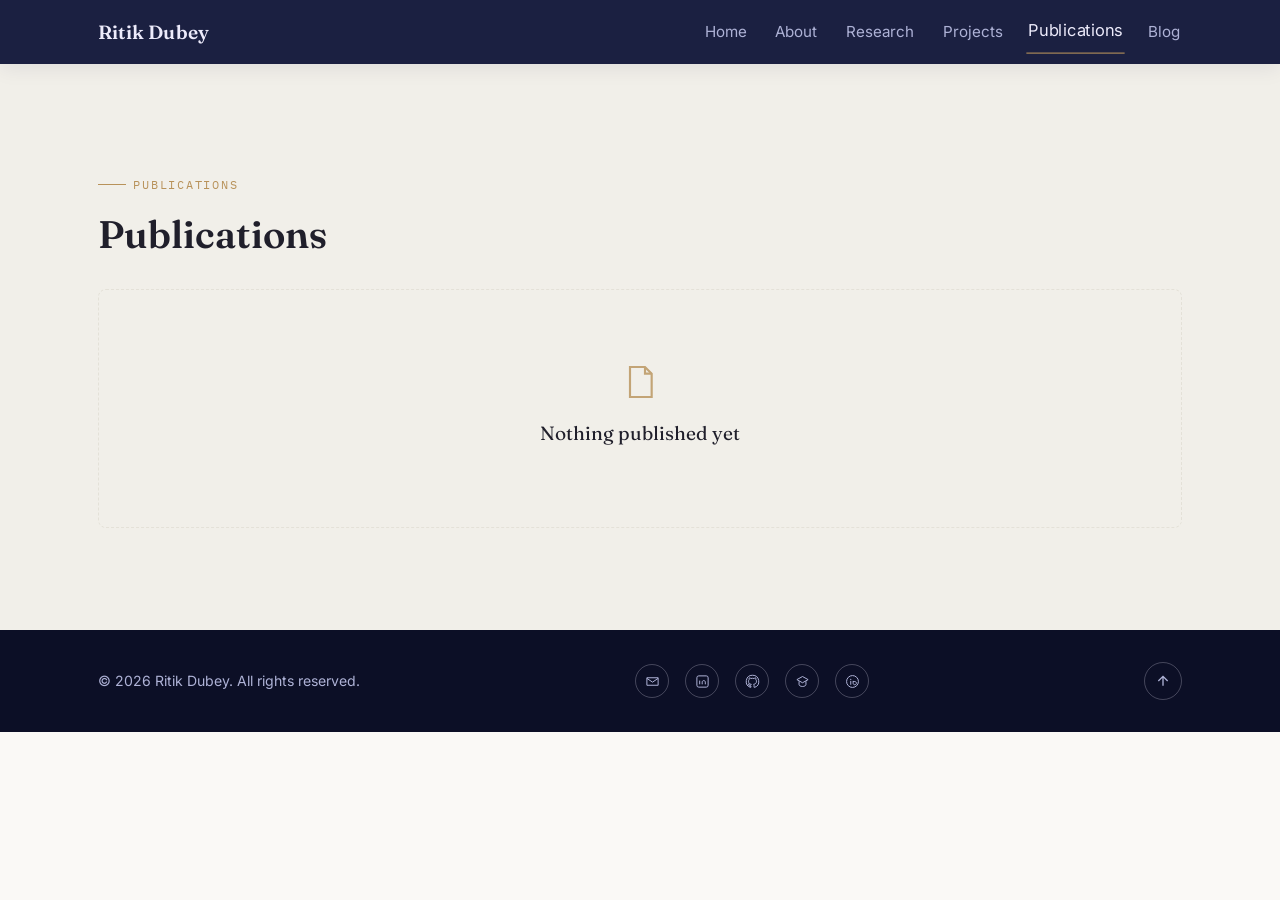
<file: publications.html>
<!DOCTYPE html>
<html lang="en">
<head>
<meta charset="UTF-8">
<meta name="viewport" content="width=device-width, initial-scale=1.0">

<title>Publications — Ritik Dubey</title>
<meta name="description" content="Publications by Ritik Dubey.">
<meta name="theme-color" content="#12173A">
<meta property="og:title" content="Publications — Ritik Dubey">
<meta property="og:description" content="Publications by Ritik Dubey.">
<meta property="og:type" content="website">

<!-- <link rel="icon" type="image/svg+xml" href="assets/images/icons/favicon.svg"> -->

<link rel="preconnect" href="https://fonts.googleapis.com">
<link rel="preconnect" href="https://fonts.gstatic.com" crossorigin>
<link href="https://fonts.googleapis.com/css2?family=Fraunces:ital,wght@0,500;0,600;1,500;1,600&family=Inter:wght@400;500;600;700&family=IBM+Plex+Mono:wght@400;500&display=swap" rel="stylesheet">

<link rel="stylesheet" href="assets/css/variables.css">
<link rel="stylesheet" href="assets/css/base.css">
<link rel="stylesheet" href="assets/css/style.css">
<link rel="stylesheet" href="assets/css/responsive.css">
</head>
<body class="page--no-hero">

<a href="#publications" class="visually-hidden">Skip to content</a>

<nav class="nav" id="siteNav">
  <div class="nav__inner">
    <a href="index.html" class="nav__brand">Ritik Dubey</a>

    <div class="nav__links">
      <a href="index.html" class="nav__link">Home</a>
      <a href="about.html" class="nav__link">About</a>
      <a href="research.html" class="nav__link">Research</a>
      <a href="projects.html" class="nav__link">Projects</a>
      <a href="publications.html" class="nav__link">Publications</a>
      <a href="blog.html" class="nav__link">Blog</a>
    </div>

    <button class="nav__toggle" id="navToggle" aria-label="Toggle navigation menu" aria-expanded="false" aria-controls="mobileDrawer">
      <span></span><span></span><span></span>
    </button>
  </div>
</nav>

<div class="drawer-overlay" id="drawerOverlay"></div>
<aside class="mobile-drawer" id="mobileDrawer" aria-label="Mobile navigation">
  <button class="mobile-drawer__close" id="drawerClose" aria-label="Close menu">
    <svg viewBox="0 0 24 24" fill="none" stroke="currentColor" stroke-width="2"><path d="M6 6l12 12M18 6L6 18"/></svg>
  </button>
  <nav class="mobile-drawer__links">
    <a href="index.html" class="mobile-drawer__link">Home</a>
    <a href="about.html" class="mobile-drawer__link">About</a>
    <a href="research.html" class="mobile-drawer__link">Research</a>
    <a href="projects.html" class="mobile-drawer__link">Projects</a>
    <a href="publications.html" class="mobile-drawer__link">Publications</a>
    <a href="blog.html" class="mobile-drawer__link">Blog</a>
  </nav>
  <div class="mobile-drawer__footer">
    <a href="mailto:rd22ms208@iiserkol.ac.in" class="social-icon" aria-label="Email">
      <svg viewBox="0 0 24 24" fill="none" stroke="currentColor" stroke-width="1.6"><path d="M3 6h18v12H3z"/><path d="M3 7l9 6 9-6"/></svg>
    </a>
    <a href="https://linkedin.com/in/ritik-dubey-9b148a251" class="social-icon" aria-label="LinkedIn" target="_blank" rel="noopener">
      <svg viewBox="0 0 24 24" fill="none" stroke="currentColor" stroke-width="1.6"><rect x="3" y="3" width="18" height="18" rx="3"/><path d="M7.5 10.5v6M7.5 7.5v.01M11.5 16.5v-3.5c0-1.4 1-2.5 2.5-2.5s2.5 1.1 2.5 2.5v3.5"/></svg>
    </a>
    <a href="https://github.com/ritikphy" class="social-icon" aria-label="GitHub" target="_blank" rel="noopener">
      <svg viewBox="0 0 24 24" fill="none" stroke="currentColor" stroke-width="1.6"><path d="M12 2a10 10 0 00-3.16 19.49c.5.09.68-.22.68-.48v-1.7c-2.78.6-3.37-1.34-3.37-1.34-.46-1.16-1.11-1.47-1.11-1.47-.9-.62.07-.6.07-.6 1 .07 1.53 1.03 1.53 1.03.9 1.52 2.34 1.08 2.91.83.09-.65.35-1.08.63-1.33-2.22-.25-4.56-1.11-4.56-4.94 0-1.09.39-1.98 1.03-2.68-.1-.25-.45-1.27.1-2.65 0 0 .84-.27 2.75 1.02a9.6 9.6 0 015 0c1.91-1.3 2.75-1.02 2.75-1.02.55 1.38.2 2.4.1 2.65.64.7 1.03 1.59 1.03 2.68 0 3.84-2.34 4.68-4.57 4.93.36.31.68.92.68 1.85v2.74c0 .27.18.58.69.48A10 10 0 0012 2z"/></svg>
    </a>
  </div>
</aside>

<main>

  <!-- ============================================================
       PUBLICATIONS
       No entries yet - this section ships as a clean empty state.
       When you have a first paper, replace the .empty-state div
       with a .pub-list of .pub-item entries (template below,
       commented out).
  ============================================================ -->
  <section class="section section--alt" id="publications">
    <div class="container">
      <p class="eyebrow reveal">Publications</p>
      <h2 class="section-heading reveal">Publications</h2>

      <div class="reveal">
        <div class="empty-state">
          <div class="empty-state__icon" aria-hidden="true">
            <svg viewBox="0 0 24 24" fill="none" stroke="currentColor" stroke-width="1.3"><path d="M6 3h9l4 4v14H6z"/><path d="M15 3v4h4"/></svg>
          </div>
          <p class="empty-state__title">Nothing published yet</p>
          <!-- <p class="empty-state__text"> [text] </p> -->
        </div>

        <!--
        PUBLICATION ENTRY TEMPLATE — uncomment and duplicate once
        you have a paper, and remove the .empty-state div above.
        Wrap entries in <div class="pub-list"> ... </div>

        <div class="pub-item">
          <p class="pub-item__year">20XX</p>
          <div>
            <p class="pub-item__title">Title of the Paper Goes Here</p>
            <p class="pub-item__meta">Your Name, Coauthor Name — Journal / arXiv, 20XX</p>
          </div>
          <a href="#" class="pub-item__link">arXiv</a>
        </div>
        -->
      </div>
    </div>
  </section>

</main>

<footer class="footer">
  <div class="container footer__inner">
    <!-- EDIT ME: name in the copyright line -->
    <p>&copy; <span id="footerYear"></span> Ritik Dubey. All rights reserved.</p>

    <!-- EDIT ME: contact links - this is the site's only contact point now
         (there's no separate Contact page). Keep in sync with the mobile
         drawer footer above, near the top of this file. -->
    <div class="footer__socials">
      <a href="mailto:rd22ms208@iiserkol.ac.in" class="social-icon" aria-label="Email">
        <svg viewBox="0 0 24 24" fill="none" stroke="currentColor" stroke-width="1.6"><path d="M3 6h18v12H3z"/><path d="M3 7l9 6 9-6"/></svg>
      </a>
      <a href="https://linkedin.com/in/ritik-dubey-9b148a251" class="social-icon" aria-label="LinkedIn" target="_blank" rel="noopener">
        <svg viewBox="0 0 24 24" fill="none" stroke="currentColor" stroke-width="1.6"><rect x="3" y="3" width="18" height="18" rx="3"/><path d="M7.5 10.5v6M7.5 7.5v.01M11.5 16.5v-3.5c0-1.4 1-2.5 2.5-2.5s2.5 1.1 2.5 2.5v3.5"/></svg>
      </a>
      <a href="https://github.com/ritikphy" class="social-icon" aria-label="GitHub" target="_blank" rel="noopener">
        <svg viewBox="0 0 24 24" fill="none" stroke="currentColor" stroke-width="1.6"><path d="M12 2a10 10 0 00-3.16 19.49c.5.09.68-.22.68-.48v-1.7c-2.78.6-3.37-1.34-3.37-1.34-.46-1.16-1.11-1.47-1.11-1.47-.9-.62.07-.6.07-.6 1 .07 1.53 1.03 1.53 1.03.9 1.52 2.34 1.08 2.91.83.09-.65.35-1.08.63-1.33-2.22-.25-4.56-1.11-4.56-4.94 0-1.09.39-1.98 1.03-2.68-.1-.25-.45-1.27.1-2.65 0 0 .84-.27 2.75 1.02a9.6 9.6 0 015 0c1.91-1.3 2.75-1.02 2.75-1.02.55 1.38.2 2.4.1 2.65.64.7 1.03 1.59 1.03 2.68 0 3.84-2.34 4.68-4.57 4.93.36.31.68.92.68 1.85v2.74c0 .27.18.58.69.48A10 10 0 0012 2z"/></svg>
      </a>
      <a href="https://scholar.google.com/citations?user=your-id" class="social-icon" aria-label="Google Scholar" target="_blank" rel="noopener">
        <svg viewBox="0 0 24 24" fill="none" stroke="currentColor" stroke-width="1.6"><path d="M12 4L3 9l9 5 9-5-9-5z"/><path d="M6.5 11.5V17c0 1.5 2.5 3 5.5 3s5.5-1.5 5.5-3v-5.5"/></svg>
      </a>
      <a href="https://orcid.org/your-id" class="social-icon" aria-label="ORCID" target="_blank" rel="noopener">
        <svg viewBox="0 0 24 24" fill="none" stroke="currentColor" stroke-width="1.6"><circle cx="12" cy="12" r="9.5"/><circle cx="9.2" cy="8.6" r="0.9" fill="currentColor" stroke="none"/><path d="M9.2 11v6.2M13 11v3.6c0 1.5 1.1 2.6 2.6 2.6s2.6-1.1 2.6-2.6-1.1-2.6-2.6-2.6H13"/></svg>
      </a>
    </div>

    <a href="#" class="back-to-top" aria-label="Back to top">
      <svg viewBox="0 0 24 24" fill="none" stroke="currentColor" stroke-width="2"><path d="M12 19V5M5 12l7-7 7 7"/></svg>
    </a>
  </div>
</footer>

<script src="assets/js/data.js"></script>
<script src="assets/js/main.js"></script>
</body>
</html>
</file>
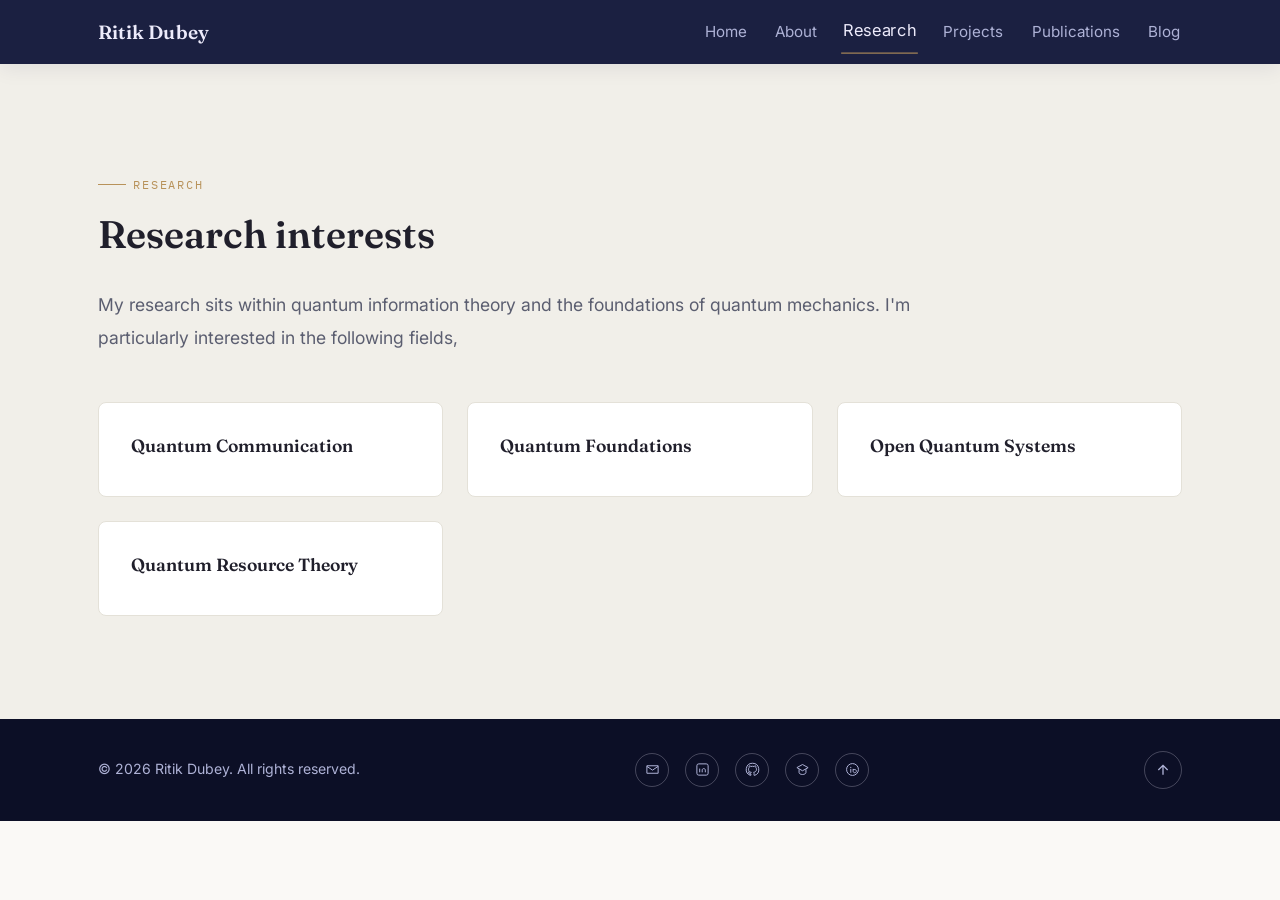
<file: research.html>
<!DOCTYPE html>
<html lang="en">
<head>
<meta charset="UTF-8">
<meta name="viewport" content="width=device-width, initial-scale=1.0">

<title>Research — Ritik Dubey</title>
<meta name="description" content="Research interests of Ritik Dubey in quantum information theory and the foundations of quantum mechanics.">
<meta name="theme-color" content="#12173A">
<meta property="og:title" content="Research — Ritik Dubey">
<meta property="og:description" content="Research interests in quantum information theory and quantum foundations.">
<meta property="og:type" content="website">

<!-- <link rel="icon" type="image/svg+xml" href="assets/images/icons/favicon.svg"> -->

<link rel="preconnect" href="https://fonts.googleapis.com">
<link rel="preconnect" href="https://fonts.gstatic.com" crossorigin>
<link href="https://fonts.googleapis.com/css2?family=Fraunces:ital,wght@0,500;0,600;1,500;1,600&family=Inter:wght@400;500;600;700&family=IBM+Plex+Mono:wght@400;500&display=swap" rel="stylesheet">

<link rel="stylesheet" href="assets/css/variables.css">
<link rel="stylesheet" href="assets/css/base.css">
<link rel="stylesheet" href="assets/css/style.css">
<link rel="stylesheet" href="assets/css/responsive.css">
</head>
<body class="page--no-hero">

<a href="#research" class="visually-hidden">Skip to content</a>

<nav class="nav" id="siteNav">
  <div class="nav__inner">
    <a href="index.html" class="nav__brand">Ritik Dubey</a>

    <div class="nav__links">
      <a href="index.html" class="nav__link">Home</a>
      <a href="about.html" class="nav__link">About</a>
      <a href="research.html" class="nav__link">Research</a>
      <a href="projects.html" class="nav__link">Projects</a>
      <a href="publications.html" class="nav__link">Publications</a>
      <a href="blog.html" class="nav__link">Blog</a>
    </div>

    <button class="nav__toggle" id="navToggle" aria-label="Toggle navigation menu" aria-expanded="false" aria-controls="mobileDrawer">
      <span></span><span></span><span></span>
    </button>
  </div>
</nav>

<div class="drawer-overlay" id="drawerOverlay"></div>
<aside class="mobile-drawer" id="mobileDrawer" aria-label="Mobile navigation">
  <button class="mobile-drawer__close" id="drawerClose" aria-label="Close menu">
    <svg viewBox="0 0 24 24" fill="none" stroke="currentColor" stroke-width="2"><path d="M6 6l12 12M18 6L6 18"/></svg>
  </button>
  <nav class="mobile-drawer__links">
    <a href="index.html" class="mobile-drawer__link">Home</a>
    <a href="about.html" class="mobile-drawer__link">About</a>
    <a href="research.html" class="mobile-drawer__link">Research</a>
    <a href="projects.html" class="mobile-drawer__link">Projects</a>
    <a href="publications.html" class="mobile-drawer__link">Publications</a>
    <a href="blog.html" class="mobile-drawer__link">Blog</a>
  </nav>
  <div class="mobile-drawer__footer">
    <a href="mailto:rd22ms208@iiserkol.ac.in" class="social-icon" aria-label="Email">
      <svg viewBox="0 0 24 24" fill="none" stroke="currentColor" stroke-width="1.6"><path d="M3 6h18v12H3z"/><path d="M3 7l9 6 9-6"/></svg>
    </a>
    <a href="https://linkedin.com/in/ritik-dubey-9b148a251" class="social-icon" aria-label="LinkedIn" target="_blank" rel="noopener">
      <svg viewBox="0 0 24 24" fill="none" stroke="currentColor" stroke-width="1.6"><rect x="3" y="3" width="18" height="18" rx="3"/><path d="M7.5 10.5v6M7.5 7.5v.01M11.5 16.5v-3.5c0-1.4 1-2.5 2.5-2.5s2.5 1.1 2.5 2.5v3.5"/></svg>
    </a>
    <a href="https://github.com/ritikphy" class="social-icon" aria-label="GitHub" target="_blank" rel="noopener">
      <svg viewBox="0 0 24 24" fill="none" stroke="currentColor" stroke-width="1.6"><path d="M12 2a10 10 0 00-3.16 19.49c.5.09.68-.22.68-.48v-1.7c-2.78.6-3.37-1.34-3.37-1.34-.46-1.16-1.11-1.47-1.11-1.47-.9-.62.07-.6.07-.6 1 .07 1.53 1.03 1.53 1.03.9 1.52 2.34 1.08 2.91.83.09-.65.35-1.08.63-1.33-2.22-.25-4.56-1.11-4.56-4.94 0-1.09.39-1.98 1.03-2.68-.1-.25-.45-1.27.1-2.65 0 0 .84-.27 2.75 1.02a9.6 9.6 0 015 0c1.91-1.3 2.75-1.02 2.75-1.02.55 1.38.2 2.4.1 2.65.64.7 1.03 1.59 1.03 2.68 0 3.84-2.34 4.68-4.57 4.93.36.31.68.92.68 1.85v2.74c0 .27.18.58.69.48A10 10 0 0012 2z"/></svg>
    </a>
  </div>
</aside>

<main>

  <!-- ============================================================
       RESEARCH
       EDIT ME: rewrite the statement and the four interest cards
       to match your actual focus areas.
  ============================================================ -->
  <section class="section section--alt" id="research">
    <div class="container">
      <p class="eyebrow reveal">Research</p>
      <h2 class="section-heading reveal">Research interests</h2>
      <p class="research__statement reveal">
        My research sits within quantum information theory and the foundations of quantum mechanics.
        I'm particularly interested in the following fields, 
      </p>

      <div class="research__grid reveal-stagger">

        <div class="research-card">
          <h3 class="research-card__title">Quantum Communication</h3>
          <div class="research-card__desc">
           <!-- <p class="research-card__text"> why , what specific </p> -->
          </div>
     </div>

        <div class="research-card">
          <h3 class="research-card__title">Quantum Foundations</h3>
          <div class="research-card__desc">
          <!-- <p class="research-card__text"> why , what specific </p> -->
          </div>
     </div>

        <div class="research-card">
          <h3 class="research-card__title">Open Quantum Systems</h3>
          <div class="research-card__desc">
          <!-- <p class="research-card__text"> why , what specific </p> -->
          </div>
        </div>

        <div class="research-card">
          <h3 class="research-card__title">Quantum Resource Theory</h3>
          <div class="research-card__desc">
          <!-- <p class="research-card__text"> why , what specific </p> -->
          </div>
     </div>

      </div>
    </div>
  </section>

</main>

<footer class="footer">
  <div class="container footer__inner">
    <!-- EDIT ME: name in the copyright line -->
    <p>&copy; <span id="footerYear"></span> Ritik Dubey. All rights reserved.</p>

    <!-- EDIT ME: contact links - this is the site's only contact point now
         (there's no separate Contact page). Keep in sync with the mobile
         drawer footer above, near the top of this file. -->
    <div class="footer__socials">
      <a href="mailto:rd22ms208@iiserkol.ac.in" class="social-icon" aria-label="Email">
        <svg viewBox="0 0 24 24" fill="none" stroke="currentColor" stroke-width="1.6"><path d="M3 6h18v12H3z"/><path d="M3 7l9 6 9-6"/></svg>
      </a>
      <a href="https://linkedin.com/in/ritik-dubey-9b148a251" class="social-icon" aria-label="LinkedIn" target="_blank" rel="noopener">
        <svg viewBox="0 0 24 24" fill="none" stroke="currentColor" stroke-width="1.6"><rect x="3" y="3" width="18" height="18" rx="3"/><path d="M7.5 10.5v6M7.5 7.5v.01M11.5 16.5v-3.5c0-1.4 1-2.5 2.5-2.5s2.5 1.1 2.5 2.5v3.5"/></svg>
      </a>
      <a href="https://github.com/ritikphy" class="social-icon" aria-label="GitHub" target="_blank" rel="noopener">
        <svg viewBox="0 0 24 24" fill="none" stroke="currentColor" stroke-width="1.6"><path d="M12 2a10 10 0 00-3.16 19.49c.5.09.68-.22.68-.48v-1.7c-2.78.6-3.37-1.34-3.37-1.34-.46-1.16-1.11-1.47-1.11-1.47-.9-.62.07-.6.07-.6 1 .07 1.53 1.03 1.53 1.03.9 1.52 2.34 1.08 2.91.83.09-.65.35-1.08.63-1.33-2.22-.25-4.56-1.11-4.56-4.94 0-1.09.39-1.98 1.03-2.68-.1-.25-.45-1.27.1-2.65 0 0 .84-.27 2.75 1.02a9.6 9.6 0 015 0c1.91-1.3 2.75-1.02 2.75-1.02.55 1.38.2 2.4.1 2.65.64.7 1.03 1.59 1.03 2.68 0 3.84-2.34 4.68-4.57 4.93.36.31.68.92.68 1.85v2.74c0 .27.18.58.69.48A10 10 0 0012 2z"/></svg>
      </a>
      <a href="https://scholar.google.com/citations?user=your-id" class="social-icon" aria-label="Google Scholar" target="_blank" rel="noopener">
        <svg viewBox="0 0 24 24" fill="none" stroke="currentColor" stroke-width="1.6"><path d="M12 4L3 9l9 5 9-5-9-5z"/><path d="M6.5 11.5V17c0 1.5 2.5 3 5.5 3s5.5-1.5 5.5-3v-5.5"/></svg>
      </a>
      <a href="https://orcid.org/your-id" class="social-icon" aria-label="ORCID" target="_blank" rel="noopener">
        <svg viewBox="0 0 24 24" fill="none" stroke="currentColor" stroke-width="1.6"><circle cx="12" cy="12" r="9.5"/><circle cx="9.2" cy="8.6" r="0.9" fill="currentColor" stroke="none"/><path d="M9.2 11v6.2M13 11v3.6c0 1.5 1.1 2.6 2.6 2.6s2.6-1.1 2.6-2.6-1.1-2.6-2.6-2.6H13"/></svg>
      </a>
    </div>

    <a href="#" class="back-to-top" aria-label="Back to top">
      <svg viewBox="0 0 24 24" fill="none" stroke="currentColor" stroke-width="2"><path d="M12 19V5M5 12l7-7 7 7"/></svg>
    </a>
  </div>
</footer>

<script src="assets/js/data.js"></script>
<script src="assets/js/main.js"></script>
</body>
</html>
</file>
<file: assets/css/variables.css>
/* ============================================================
   DESIGN TOKENS
   ------------------------------------------------------------
   Every colour, font and spacing value the site uses lives here.
   Change a value in this file and it updates everywhere on the
   site. This is the file you will touch most often.
============================================================ */

:root {

  /* ---- COLOUR: deep space navy + brass accent ------------- */
  --color-ink:        #12173A;   /* deepest navy - hero/footer background */
  --color-ink-2:      #1E2A5E;   /* lighter navy - gradients, hover states */
  --color-paper:      #FAF9F6;   /* warm off-white - main page background */
  --color-paper-dim:  #F1EFE9;   /* slightly deeper paper - alt section bg */
  --color-text:       #201F2B;   /* near-black body text */
  --color-text-soft:  #5B5E70;   /* secondary / muted text */
  --color-line:       #E4E1D8;   /* hairline borders & dividers */
  --color-accent:     #B8925A;   /* brass/gold accent - links, highlights */
  --color-accent-dim: #D8C6A3;   /* pale brass - subtle backgrounds */
  --color-white:      #FFFFFF;

  /* semantic aliases so component CSS reads clearly */
  --bg-page:          var(--color-paper);
  --bg-section-alt:   var(--color-paper-dim);
  --bg-dark:          var(--color-ink);
  --text-primary:     var(--color-text);
  --text-secondary:   var(--color-text-soft);
  --text-on-dark:     #EDEBFB;
  --text-on-dark-soft: #AEB2D6;
  --border-color:     var(--color-line);
  --accent:           var(--color-accent);

  /* ---- TYPOGRAPHY ------------------------------------------ */
  --font-display: 'Fraunces', 'Georgia', serif;      /* headings, quotes  */
  --font-body:    'Inter', -apple-system, sans-serif; /* paragraphs, UI    */
  --font-mono:    'IBM Plex Mono', 'Courier New', monospace; /* labels, dates */

 --fs-hero-quote: clamp(1.25rem, 2.3vw, 1.95rem);
  --fs-h1:          clamp(2.2rem, 5vw, 3.6rem);
  --fs-h2:          clamp(1.7rem, 3.4vw, 2.4rem);
  --fs-h3:          clamp(1.2rem, 2vw, 1.5rem);
  --fs-body:        1.0625rem;
  --fs-small:       0.875rem;
  --fs-label:       0.78rem;

  --lh-tight:  1.2;
  --lh-normal: 1.6;
  --lh-loose:  1.85;

  /* ---- SPACING (8px rhythm) --------------------------------- */
  --space-1: 0.5rem;
  --space-2: 1rem;
  --space-3: 1.5rem;
  --space-4: 2rem;
  --space-5: 3rem;
  --space-6: 4.5rem;
  --space-7: 7rem;

  --section-padding-y: clamp(4rem, 8vw, 7rem);
  --content-max: 1180px;
  --content-narrow: 780px;

  /* ---- MOTION ------------------------------------------------ */
  --ease-smooth: cubic-bezier(0.22, 1, 0.36, 1);
  --ease-out:    cubic-bezier(0.16, 1, 0.3, 1);
  --dur-fast:    0.22s;
  --dur-med:     0.45s;
  --dur-slow:    0.9s;

  /* ---- EFFECTS ------------------------------------------------ */
  --radius-sm: 4px;
  --radius-md: 8px;
  --shadow-soft: 0 10px 30px -12px rgba(18, 23, 58, 0.18);
  --shadow-card: 0 2px 14px rgba(18, 23, 58, 0.07);
  --shadow-nav:  0 4px 20px rgba(18, 23, 58, 0.08);

  /* fixed nav height - used by JS scroll offset + CSS scroll-padding */
  --nav-height: 76px;
  --nav-height-mobile: 64px;
}
</file>
<file: assets/css/base.css>
/* ============================================================
   BASE / RESET
   ------------------------------------------------------------
   Global resets, base typography and small reusable utility
   classes shared across the whole site.
============================================================ */

*, *::before, *::after {
  box-sizing: border-box;
  margin: 0;
  padding: 0;
}

html {
  scroll-behavior: smooth;
  scroll-padding-top: var(--nav-height); /* keeps anchored sections clear of the fixed nav */
}

body {
  font-family: var(--font-body);
  font-size: var(--fs-body);
  line-height: var(--lh-normal);
  color: var(--text-primary);
  background: var(--bg-page);
  -webkit-font-smoothing: antialiased;
  -moz-osx-font-smoothing: grayscale;
  overflow-x: hidden;
}

img, svg {
  display: block;
  max-width: 100%;
}

a {
  color: inherit;
  text-decoration: none;
}

ul, ol {
  list-style: none;
}

button {
  font-family: inherit;
  cursor: pointer;
  border: none;
  background: none;
  color: inherit;
}

input, textarea, select {
  font-family: inherit;
  font-size: inherit;
  color: inherit;
}

h1, h2, h3, h4 {
  font-family: var(--font-display);
  line-height: var(--lh-tight);
  font-weight: 600;
  color: var(--text-primary);
}

/* Respect users who have asked their OS for reduced motion */
@media (prefers-reduced-motion: reduce) {
  html { scroll-behavior: auto; }
  *, *::before, *::after {
    animation-duration: 0.001ms !important;
    animation-iteration-count: 1 !important;
    transition-duration: 0.001ms !important;
    scroll-behavior: auto !important;
  }
}

/* Visible keyboard focus - accessibility baseline */
a:focus-visible,
button:focus-visible,
input:focus-visible,
textarea:focus-visible {
  outline: 2px solid var(--color-accent);
  outline-offset: 3px;
  border-radius: 2px;
}

/* ---- layout utilities -------------------------------------- */

.container {
  max-width: var(--content-max);
  margin-inline: auto;
  padding-inline: clamp(1.5rem, 5vw, 3rem);
}

.container--narrow {
  max-width: var(--content-narrow);
}

.section {
  padding-block: var(--section-padding-y);
}

.section--alt {
  background: var(--bg-section-alt);
}

/* small uppercase label used above section headings, e.g. "01 — RESEARCH" */
.eyebrow {
  display: inline-flex;
  align-items: center;
  gap: 0.6em;
  font-family: var(--font-mono);
  font-size: var(--fs-label);
  letter-spacing: 0.14em;
  text-transform: uppercase;
  color: var(--accent);
  margin-bottom: var(--space-2);
}

.eyebrow::before {
  content: '';
  width: 28px;
  height: 1px;
  background: var(--accent);
}

.section-heading {
  font-size: var(--fs-h2);
  margin-bottom: var(--space-4);
  max-width: 40ch;
}

.section-intro {
  color: var(--text-secondary);
  font-size: 1.05rem;
  max-width: 62ch;
  margin-top: -1.2rem;
  margin-bottom: var(--space-4);
}

.visually-hidden {
  position: absolute;
  width: 1px; height: 1px;
  overflow: hidden;
  clip: rect(0 0 0 0);
  white-space: nowrap;
}
</file>
<file: assets/css/style.css>
/* ============================================================
   MAIN STYLESHEET
   ------------------------------------------------------------
   Organised in the same order as the page, top to bottom:
   NAV -> HERO -> INTRO -> ABOUT -> RESEARCH -> PROJECTS ->
   PUBLICATIONS -> BLOG -> BUTTONS & SOCIAL ICON -> FOOTER
   Search this file by section name (Ctrl/Cmd+F "== ABOUT ==")
   to jump straight to what you want to edit.
============================================================ */

/* ============================================================
   == NAVIGATION ==
   Starts transparent over the hero image. JS adds the class
   "nav--scrolled" once the user scrolls past the hero, which
   swaps it to a solid background so it stays readable.
============================================================ */

.nav {
  position: fixed;
  top: 0; left: 0; right: 0;
  z-index: 1000;
  height: var(--nav-height);
  display: flex;
  align-items: center;
  background: transparent;
  transition: background var(--dur-med) var(--ease-smooth),
              box-shadow var(--dur-med) var(--ease-smooth),
              height var(--dur-med) var(--ease-smooth);
}

.nav--scrolled {
  background: rgba(18, 23, 58, 0.96);
  backdrop-filter: blur(10px);
  box-shadow: var(--shadow-nav);
  height: calc(var(--nav-height) - 12px);
}

.nav__inner {
  width: 100%;
  max-width: var(--content-max);
  margin-inline: auto;
  padding-inline: clamp(1.5rem, 5vw, 3rem);
  display: flex;
  align-items: center;
  justify-content: space-between;
  gap: var(--space-3);
}

.nav__brand {
  font-family: var(--font-display);
  font-size: 1.2rem;
  font-weight: 600;
  color: var(--text-on-dark);
  letter-spacing: 0.01em;
  white-space: nowrap;
  transition: transform var(--dur-fast) var(--ease-smooth);
}
.nav__brand:hover { transform: scale(1.04); }

.nav__links {
  display: flex;
  align-items: center;
  gap: clamp(1.2rem, 2vw, 2.1rem);
}

.nav__link {
  position: relative;
  font-size: 0.95rem;
  color: var(--text-on-dark-soft);
  padding: 0.4rem 0.1rem;
  transition: color var(--dur-fast) var(--ease-smooth),
              transform var(--dur-fast) var(--ease-smooth);
  display: inline-block;
}

.nav__link::after {
  content: '';
  position: absolute;
  left: 0; bottom: -2px;
  width: 100%; height: 1.5px;
  background: var(--color-accent);
  transform: scaleX(0);
  transform-origin: right;
  transition: transform var(--dur-med) var(--ease-smooth);
}

.nav__link:hover,
.nav__link.is-active {
  color: var(--text-on-dark);
  transform: scale(1.08);
}
.nav__link:hover::after,
.nav__link.is-active::after {
  transform: scaleX(1);
  transform-origin: left;
}

/* hamburger - hidden on desktop, shown in responsive.css under the tablet breakpoint */
.nav__toggle {
  display: none;
  position: relative;
  width: 30px; height: 22px;
  z-index: 1200;
}
.nav__toggle span {
  position: absolute;
  left: 0; right: 0;
  height: 2px;
  background: var(--text-on-dark);
  border-radius: 2px;
  transition: transform var(--dur-med) var(--ease-smooth),
              opacity var(--dur-med) var(--ease-smooth),
              background var(--dur-med) var(--ease-smooth);
}
.nav__toggle span:nth-child(1) { top: 0; }
.nav__toggle span:nth-child(2) { top: 10px; }
.nav__toggle span:nth-child(3) { top: 20px; }

/* hamburger morphs into an X when the mobile drawer is open */
.nav__toggle.is-open span:nth-child(1) { transform: translateY(10px) rotate(45deg); }
.nav__toggle.is-open span:nth-child(2) { opacity: 0; }
.nav__toggle.is-open span:nth-child(3) { transform: translateY(-10px) rotate(-45deg); }


/* Pages with no hero (everything except Home) start their content
   right at the top of the page, so the fixed nav needs somewhere to
   sit without covering the first heading. Matches the nav's
   "scrolled" height, since main.js keeps the nav solid+scrolled on
   these pages from the moment they load. */
.page--no-hero main {
  padding-top: calc(var(--nav-height) - 12px);
}


/* ============================================================
   == MOBILE NAV DRAWER ==
   Full-height side panel. Hidden off-screen by default and
   slid in with a transform - this is what gives the smooth
   open/close animation. No search bar, by request.
============================================================ */

.mobile-drawer {
  position: fixed;
  top: 0; right: 0;
  height: 100dvh;
  width: min(78vw, 340px);
  background: var(--color-ink);
  z-index: 1150;
  display: flex;
  flex-direction: column;
  padding: calc(var(--nav-height-mobile) + var(--space-4)) var(--space-4) var(--space-4);
  transform: translateX(100%);
  transition: transform var(--dur-slow) var(--ease-smooth);
}

.mobile-drawer__close {
  position: absolute;
  top: 20px;
  right: 20px;
  width: 40px; height: 40px;
  display: grid;
  place-items: center;
  border-radius: 50%;
  border: 1px solid rgba(237, 235, 251, 0.25);
  color: var(--text-on-dark);
  transition: transform var(--dur-fast) var(--ease-smooth), border-color var(--dur-fast);
}
.mobile-drawer__close:hover {
  transform: scale(1.1) rotate(90deg);
  border-color: var(--color-accent);
}
.mobile-drawer__close svg { width: 18px; height: 18px; }

.mobile-drawer.is-open {
  transform: translateX(0);
}

.mobile-drawer__links {
  display: flex;
  flex-direction: column;
  gap: var(--space-1);
}

.mobile-drawer__link {
  font-family: var(--font-display);
  font-size: 1.55rem;
  color: var(--text-on-dark-soft);
  padding: 0.55rem 0;
  transition: color var(--dur-fast) var(--ease-smooth),
              transform var(--dur-fast) var(--ease-smooth),
              padding-left var(--dur-fast) var(--ease-smooth);
}
.mobile-drawer__link:hover,
.mobile-drawer__link:active,
.mobile-drawer__link.is-active {
  color: var(--text-on-dark);
  padding-left: 0.4rem;
}

.mobile-drawer__footer {
  margin-top: auto;
  padding-top: var(--space-3);
  border-top: 1px solid rgba(237, 235, 251, 0.12);
  display: flex;
  gap: var(--space-3);
}

/* dark backdrop behind the drawer, click to close */
.drawer-overlay {
  position: fixed;
  inset: 0;
  background: rgba(9, 11, 28, 0.55);
  z-index: 1100;
  opacity: 0;
  visibility: hidden;
  transition: opacity var(--dur-slow) var(--ease-smooth), visibility var(--dur-slow);
}
.drawer-overlay.is-open {
  opacity: 1;
  visibility: visible;
}

/* lock page scroll while the drawer is open (class toggled by JS on <body>) */
body.drawer-locked {
  overflow: hidden;
}


/* ============================================================
   == HERO ==
   Full-viewport section. Background image + quote are picked
   at random by assets/js/main.js from the lists in data.js.
============================================================ */

.hero {
  position: relative;
  height: 50svh;
  min-height: 420px;
  display: flex;
  align-items: flex-end;
  overflow: hidden;
  background: var(--color-ink); /* fallback while the image loads */
  isolation: isolate;
}

.hero__media {
  position: absolute;
  inset: 0;
  z-index: 0;
}

.hero__media img {
  width: 100%; height: 100%;
  object-fit: cover;
  animation: heroZoom 16s var(--ease-out) forwards;
}

/* soft, slow zoom on the hero image - subtle, not a "Ken Burns" cliché speed */
@keyframes heroZoom {
  from { transform: scale(1); }
  to   { transform: scale(1.06); }
}

/* darkening gradient so white text stays legible over any photo */
.hero__scrim {
  position: absolute;
  inset: 0;
  z-index: 1;
  background:
    linear-gradient(180deg, rgba(18,23,58,0.35) 0%, rgba(18,23,58,0.25) 40%, rgba(12,15,40,0.78) 100%);
}

/*
.hero__fade {
  position: absolute;
  left: 0; right: 0;
  bottom: 0;
  height: 30px;
  z-index: 2;
  background: linear-gradient(180deg, transparent 0%, var(--color-paper) 100%);
  pointer-events: none;
}
*/

/* animated particle-trajectory overlay, see main.js -> drawTrajectories() */
.hero__trajectories {
  position: absolute;
  inset: 0;
  z-index: 2;
  width: 100%;
  height: 100%;
  opacity: 0.55;
  pointer-events: none;
}

.hero__content {
  position: relative;
  z-index: 3;
  width: 100%;
  padding: 0 clamp(1.5rem, 6vw, 5rem) clamp(3.5rem, 9vw, 6rem);
}

.hero__quote {
  max-width: 900px;
  font-family: var(--font-display);
  font-style: italic;
  font-weight: 300;
  font-size: var(--fs-hero-quote);
  line-height: 1.4;
  color: var(--text-on-dark);
  opacity: 0;
  animation: fadeUp 1s var(--ease-out) 0.3s forwards;
}

.hero__quote-mark {
  color: var(--color-accent);
  font-style: normal;
}

.hero__attribution {
  margin-top: var(--space-3);
  font-family: var(--font-body);
  font-style: normal;
  font-size: 1.05rem;
  color: var(--text-on-dark-soft);
  opacity: 0;
  animation: fadeUp 1s var(--ease-out) 0.5s forwards;
}
.hero__attribution::before {
  content: '';
  display: inline-block;
  width: 30px; height: 1px;
  background: var(--color-accent);
  margin-right: 0.8rem;
  vertical-align: middle;
}

@keyframes fadeUp {
  from { opacity: 0; transform: translateY(16px); }
  to   { opacity: 1; transform: translateY(0); }
}

.hero__scroll-cue {
  position: absolute;
  z-index: 3;
  right: clamp(1.5rem, 6vw, 5rem);
  bottom: var(--space-4);
  display: flex;
  flex-direction: column;
  align-items: center;
  gap: 0.5rem;
  color: var(--text-on-dark-soft);
  font-family: var(--font-mono);
  font-size: 0.7rem;
  letter-spacing: 0.12em;
  text-transform: uppercase;
  writing-mode: vertical-rl;
  opacity: 0;
  animation: fadeUp 1s var(--ease-out) 0.9s forwards;
}
.hero__scroll-cue .line {
  width: 1px; height: 42px;
  background: linear-gradient(var(--text-on-dark-soft), transparent);
  animation: scrollPulse 2s ease-in-out infinite;
}
@keyframes scrollPulse {
  0%, 100% { opacity: 0.4; }
  50% { opacity: 1; }
}


/* ============================================================
   == INTRO (photo + short introduction) ==
============================================================ */

.intro {
  padding-block: var(--section-padding-y);
}

.intro__grid {
  display: grid;
  grid-template-columns: minmax(240px, 380px) 1fr;
  gap: clamp(2rem, 6vw, 5rem);
  align-items: center;
}

.intro__photo-wrap {
  position: relative;
}

.intro__photo {
  width: 100%;
  aspect-ratio: 4 / 5;
  object-fit: cover;
  border-radius: var(--radius-sm);
  box-shadow: var(--shadow-soft);
}

/* thin offset frame behind the photo - small structural detail */
.intro__photo-wrap::before {
  content: '';
  position: absolute;
  top: 16px; left: -16px;
  width: 100%; height: 100%;
  border: 1.5px solid var(--color-accent);
  border-radius: var(--radius-sm);
  z-index: -1;
}

.intro__eyebrow {
  margin-bottom: var(--space-2);
}

.intro__name {
  font-size: var(--fs-h1);
  margin-bottom: 0.3rem;
}

.intro__role {
  font-family: var(--font-body);
  font-size: 1.15rem;
  color: var(--color-accent);
  margin-bottom: var(--space-3);
}

.intro__text p {
  color: var(--text-secondary);
  margin-bottom: var(--space-2);
  max-width: 62ch;
}

.intro__text p:last-child { margin-bottom: 0; }

.intro__links {
  display: flex;
  flex-wrap: wrap;
  gap: var(--space-2);
  margin-top: var(--space-3);
}


/* ============================================================
   == ABOUT ==
   Narrative text on the left, a simple education timeline on
   the right (the one place a numbered/sequential device makes
   sense, since a timeline really is chronological).
============================================================ */

.about__grid {
  display: grid;
  grid-template-columns: 1.15fr 0.85fr;
  gap: clamp(2.5rem, 6vw, 5rem);
}

.about__text p {
  color: var(--text-secondary);
  margin-bottom: var(--space-2);
  max-width: 62ch;
}

.timeline {
  border-left: 1.5px solid var(--color-line);
  padding-left: var(--space-4);
  display: flex;
  flex-direction: column;
  gap: var(--space-4);
}

.timeline__item {
  position: relative;
}

.timeline__item::before {
  content: '';
  position: absolute;
  left: calc(-1 * var(--space-4) - 5.5px);
  top: 6px;
  width: 10px; height: 10px;
  border-radius: 50%;
  background: var(--color-paper);
  border: 2px solid var(--color-accent);
}

.timeline__year {
  font-family: var(--font-mono);
  font-size: var(--fs-label);
  letter-spacing: 0.06em;
  color: var(--color-accent);
  margin-bottom: 0.2rem;
}

.timeline__title {
  font-family: var(--font-display);
  font-size: 1.08rem;
  font-weight: 600;
  margin-bottom: 0.15rem;
}

.timeline__place {
  font-size: var(--fs-small);
  color: var(--text-secondary);
}


/* ============================================================
   == RESEARCH ==
   Grid of research-interest cards + a longer statement.
============================================================ */

.research__statement {
  max-width: 74ch;
  color: var(--text-secondary);
  font-size: 1.1rem;
  line-height: var(--lh-loose);
  margin-bottom: var(--space-5);
}
.research__statement strong {
  color: var(--text-primary);
  font-weight: 600;
}

.research__grid {
  display: grid;
  grid-template-columns: repeat(auto-fit, minmax(260px, 1fr));
  gap: var(--space-3);
}

.research-card {
  position: relative;
  background: var(--color-white);
  border: 1px solid var(--color-line);
  border-radius: var(--radius-md);
  padding: var(--space-4);
  transition: transform var(--dur-med) var(--ease-smooth),
              box-shadow var(--dur-med) var(--ease-smooth),
              border-color var(--dur-med) var(--ease-smooth);
  cursor: default;
}

/* shared "expanded" look, triggered by :hover on desktop and
   .is-expanded (via JS) on touch devices */
.research-card:hover,
.research-card.is-expanded {
  transform: translateY(-6px) scale(1.04);
  box-shadow: var(--shadow-soft);
  border-color: transparent;
  z-index: 2;             /* lifts above neighbouring cards while it grows */
}

.research-card__desc {
  max-height: 0;
  opacity: 0;
  overflow: hidden;
  transition: max-height var(--dur-med) var(--ease-smooth),
              opacity var(--dur-fast) var(--ease-smooth) 0.05s,
              margin-top var(--dur-med) var(--ease-smooth);
}

.research-card:hover .research-card__desc,
.research-card.is-expanded .research-card__desc {
  max-height: 200px;       /* comfortably more than the text needs */
  opacity: 1;
  margin-top: 0.85rem;
}

.research-card__title {
  font-size: 1.1rem;
  margin-bottom: 0.5rem;
}

.research-card__text {
  color: var(--text-secondary);
  font-size: 0.96rem;
}


/* ============================================================
   == PROJECTS ==
   Filterable grid of cards (typed notes / internships / other
   projects). Duplicate a .project-card block in index.html to
   add a new entry - see the HTML comments there.
============================================================ */

.filter-bar {
  display: flex;
  flex-wrap: wrap;
  gap: 0.6rem;
  margin-bottom: var(--space-4);
}

.filter-btn {
  font-family: var(--font-mono);
  font-size: 0.78rem;
  letter-spacing: 0.05em;
  text-transform: uppercase;
  padding: 0.5rem 1rem;
  border: 1px solid var(--color-line);
  border-radius: 999px;
  color: var(--text-secondary);
  transition: all var(--dur-fast) var(--ease-smooth);
}

.filter-btn:hover {
  border-color: var(--color-accent);
  color: var(--text-primary);
  transform: scale(1.06);
}

.filter-btn.is-active {
  background: var(--color-ink);
  border-color: var(--color-ink);
  color: var(--text-on-dark);
}

.projects__grid {
  display: grid;
  grid-template-columns: repeat(auto-fit, minmax(300px, 1fr));
  gap: var(--space-4);
}

.project-card {
  background: var(--color-white);
  border-radius: var(--radius-md);
  overflow: hidden;
  box-shadow: var(--shadow-card);
  transition: transform var(--dur-med) var(--ease-smooth),
              box-shadow var(--dur-med) var(--ease-smooth);
  display: flex;
  flex-direction: column;
}

.project-card {
  position: relative;
}

.project-card:hover,
.project-card.is-expanded {
  transform: translateY(-8px) scale(1.04);
  box-shadow: var(--shadow-soft);
  z-index: 2;
}

.project-card__desc {
  max-height: 0;
  opacity: 0;
  overflow: hidden;
  transition: max-height var(--dur-med) var(--ease-smooth),
              opacity var(--dur-fast) var(--ease-smooth) 0.05s,
              margin-bottom var(--dur-med) var(--ease-smooth);
}

.project-card:hover .project-card__desc,
.project-card.is-expanded .project-card__desc {
  max-height: 160px;
  opacity: 1;
  margin-bottom: var(--space-2);
}

.project-card__body {
  padding: var(--space-3);
  display: flex;
  flex-direction: column;
  flex: 1;
}

.project-card__tag {
  font-family: var(--font-mono);
  font-size: 0.72rem;
  letter-spacing: 0.06em;
  text-transform: uppercase;
  color: var(--color-accent);
  margin-bottom: 0.5rem;
}

.project-card__title {
  font-size: 1.15rem;
  margin-bottom: 0.5rem;
}

.project-card__text {
  color: var(--text-secondary);
  font-size: 0.94rem;
  margin-bottom: var(--space-2);
  flex: 1;
}

.project-card__link {
  font-size: 0.9rem;
  font-weight: 600;
  color: var(--color-ink);
  display: inline-flex;
  align-items: center;
  gap: 0.4rem;
  width: fit-content;
  transition: transform var(--dur-fast) var(--ease-smooth), gap var(--dur-fast) var(--ease-smooth);
}
.project-card__link:hover {
  gap: 0.65rem;
  transform: scale(1.04);
  color: var(--color-accent);
}


/* ============================================================
   == PUBLICATIONS ==
   Empty-state ready for future entries. Duplicate .pub-item
   once you have a first paper - see index.html comments.
============================================================ */

.pub-list {
  display: flex;
  flex-direction: column;
  border-top: 1px solid var(--color-line);
}

.pub-item {
  display: grid;
  grid-template-columns: 90px 1fr auto;
  gap: var(--space-3);
  align-items: baseline;
  padding: var(--space-3) 0.5rem;
  border-bottom: 1px solid var(--color-line);
  transition: background var(--dur-fast) var(--ease-smooth), padding-left var(--dur-fast) var(--ease-smooth);
}
.pub-item:hover {
  background: var(--bg-section-alt);
  padding-left: 1rem;
}

.pub-item__year {
  font-family: var(--font-mono);
  color: var(--color-accent);
  font-size: 0.9rem;
}

.pub-item__title {
  font-weight: 600;
  margin-bottom: 0.2rem;
}

.pub-item__meta {
  font-size: var(--fs-small);
  color: var(--text-secondary);
}

.pub-item__link {
  font-family: var(--font-mono);
  font-size: 0.78rem;
  text-transform: uppercase;
  letter-spacing: 0.04em;
  color: var(--color-ink);
  border: 1px solid var(--color-line);
  padding: 0.4rem 0.8rem;
  border-radius: 999px;
  white-space: nowrap;
  transition: all var(--dur-fast) var(--ease-smooth);
}
.pub-item__link:hover {
  border-color: var(--color-accent);
  transform: scale(1.06);
}

.empty-state {
  text-align: center;
  padding: var(--space-6) var(--space-3);
  border: 1.5px dashed var(--color-line);
  border-radius: var(--radius-md);
  color: var(--text-secondary);
}
.empty-state__icon {
  width: 40px; height: 40px;
  margin: 0 auto var(--space-2);
  color: var(--color-accent);
  opacity: 0.8;
}
.empty-state__title {
  font-family: var(--font-display);
  font-size: 1.2rem;
  color: var(--text-primary);
  margin-bottom: 0.4rem;
}
.empty-state__text {
  max-width: 46ch;
  margin: 0 auto;
  font-size: 0.95rem;
}


/* ============================================================
   == BLOG ==
============================================================ */

.blog__grid {
  display: grid;
  grid-template-columns: repeat(auto-fit, minmax(280px, 1fr));
  gap: var(--space-4);
}

.blog-card {
  display: flex;
  flex-direction: column;
  padding-bottom: var(--space-2);
  transition: transform var(--dur-med) var(--ease-smooth);
}
.blog-card:hover { transform: translateY(-4px); }

.blog-card__media {
  aspect-ratio: 16/10;
  border-radius: var(--radius-md);
  background: linear-gradient(135deg, var(--color-accent-dim), var(--bg-section-alt));
  margin-bottom: var(--space-2);
  overflow: hidden;
}
.blog-card__media img { width: 100%; height: 100%; object-fit: cover; }

.blog-card__date {
  font-family: var(--font-mono);
  font-size: 0.75rem;
  text-transform: uppercase;
  letter-spacing: 0.06em;
  color: var(--color-accent);
  margin-bottom: 0.4rem;
}

.blog-card__title {
  font-size: 1.15rem;
  margin-bottom: 0.4rem;
  transition: color var(--dur-fast) var(--ease-smooth);
}
.blog-card:hover .blog-card__title { color: var(--color-accent); }

.blog-card__excerpt {
  color: var(--text-secondary);
  font-size: 0.94rem;
}


/* ============================================================
   == BUTTONS & SOCIAL ICON ==
   Shared by the Intro section's CTAs and the site-wide footer's
   (and mobile drawer's) contact icons — not tied to any one page.
============================================================ */

.btn {
  display: inline-flex;
  align-items: center;
  gap: 0.6rem;
  padding: 0.9rem 1.9rem;
  border-radius: 999px;
  font-size: 0.98rem;
  font-weight: 600;
  transition: transform var(--dur-fast) var(--ease-smooth),
              box-shadow var(--dur-fast) var(--ease-smooth),
              background var(--dur-fast) var(--ease-smooth);
}

.btn--primary {
  background: var(--color-accent);
  color: var(--color-ink);
}
.btn--primary:hover {
  transform: scale(1.06);
  box-shadow: 0 10px 26px -8px rgba(184, 146, 90, 0.55);
}

.btn--ghost {
  border: 1.5px solid rgba(237, 235, 251, 0.35);
  color: var(--text-on-dark);
}
.btn--ghost:hover {
  border-color: var(--color-accent);
  transform: scale(1.06);
  background: rgba(237, 235, 251, 0.06);
}

.social-icon {
  width: 42px; height: 42px;
  display: grid;
  place-items: center;
  border-radius: 50%;
  border: 1px solid rgba(237, 235, 251, 0.25);
  color: var(--text-on-dark-soft);
  transition: all var(--dur-fast) var(--ease-smooth);
}
.social-icon svg { width: 18px; height: 18px; }
.social-icon:hover {
  transform: scale(1.15) translateY(-3px);
  border-color: var(--color-accent);
  color: var(--color-accent);
}


/* ============================================================
   == FOOTER ==
============================================================ */

.footer {
  background: #0C0F26;
  color: var(--text-on-dark-soft);
  padding-block: var(--space-4);
  font-size: 0.88rem;
}

.footer__inner {
  display: flex;
  align-items: center;
  justify-content: space-between;
  flex-wrap: wrap;
  gap: var(--space-2);
}

/* the site's only contact point (no separate Contact page) - a compact
   row of icon links, reusing .social-icon so it matches the mobile
   drawer's contact icons exactly */
.footer__socials {
  display: flex;
  align-items: center;
  gap: var(--space-2);
}
.footer__socials .social-icon {
  width: 34px; height: 34px; /* a touch smaller than the drawer's 42px - the footer bar is slim */
}
.footer__socials .social-icon svg { width: 15px; height: 15px; }

.footer__links {
  display: flex;
  gap: var(--space-3);
}
.footer__links a { transition: color var(--dur-fast), transform var(--dur-fast); display: inline-block; }
.footer__links a:hover { color: var(--text-on-dark); transform: scale(1.08); }

.back-to-top {
  width: 38px; height: 38px;
  display: grid;
  place-items: center;
  border-radius: 50%;
  border: 1px solid rgba(237, 235, 251, 0.25);
  transition: all var(--dur-fast) var(--ease-smooth);
}
.back-to-top:hover {
  transform: translateY(-4px) scale(1.1);
  border-color: var(--color-accent);
  color: var(--color-accent);
}
.back-to-top svg { width: 16px; height: 16px; }


/* ============================================================
   == SCROLL-REVEAL ==
   Sections/elements with class "reveal" fade + rise into view
   the first time they cross into the viewport (see main.js).
   Kept subtle on purpose - see frontend-design guidance about
   not overdoing motion.
============================================================ */

.reveal {
  opacity: 0;
  transform: translateY(28px);
  transition: opacity 0.8s var(--ease-out), transform 0.8s var(--ease-out);
}
.reveal.is-visible {
  opacity: 1;
  transform: translateY(0);
}
/* stagger children of a revealed grid slightly for a nicer cascade */
.reveal-stagger > * {
  opacity: 0;
  transform: translateY(22px);
  transition: opacity 0.7s var(--ease-out), transform 0.7s var(--ease-out);
}
.reveal-stagger.is-visible > * {
  opacity: 1;
  transform: translateY(0);
}
.reveal-stagger.is-visible > *:nth-child(1) { transition-delay: 0.05s; }
.reveal-stagger.is-visible > *:nth-child(2) { transition-delay: 0.14s; }
.reveal-stagger.is-visible > *:nth-child(3) { transition-delay: 0.23s; }
.reveal-stagger.is-visible > *:nth-child(4) { transition-delay: 0.32s; }
.reveal-stagger.is-visible > *:nth-child(5) { transition-delay: 0.41s; }
.reveal-stagger.is-visible > *:nth-child(6) { transition-delay: 0.5s; }
</file>
<file: assets/css/responsive.css>
/* ============================================================
   RESPONSIVE OVERRIDES
   ------------------------------------------------------------
   Two breakpoints:
     900px  - tablet: nav becomes the hamburger + side drawer,
              two-column sections stack to one column
     560px  - phone: tighter spacing, smaller type
============================================================ */

/* ---------------- TABLET: <= 900px ---------------- */
@media (max-width: 900px) {

  .nav__links { display: none; }      /* desktop links hidden      */
  .nav__toggle { display: block; }    /* hamburger shown instead   */

  .intro__grid,
  .about__grid {
    grid-template-columns: 1fr;
  }

  .intro__photo-wrap {
    max-width: 320px;
    margin-inline: auto;
  }
  .intro__photo-wrap::before { display: none; }

  .intro__text,
  .intro__eyebrow,
  .intro__name,
  .intro__role {
    text-align: center;
  }
  .intro__text p { margin-inline: auto; }
  .intro__links { justify-content: center; }

  .timeline { margin-top: var(--space-2); }

  .pub-item {
    grid-template-columns: 1fr;
    gap: 0.3rem;
  }
  .pub-item__link { width: fit-content; }
}


/* ---------------- PHONE: <= 560px ---------------- */
@media (max-width: 560px) {

  :root {
    --section-padding-y: 3.5rem;
  }

  .hero__content { padding-bottom: 3rem; }
  .hero__scroll-cue { display: none; } /* not enough vertical room to spare */

  .research__grid,
  .projects__grid,
  .blog__grid {
    grid-template-columns: 1fr;
  }

  .footer__inner {
    flex-direction: column;
    text-align: center;
  }

  .footer__socials { justify-content: center; flex-wrap: wrap; }

  .mobile-drawer { width: 82vw; }
  .mobile-drawer__link { font-size: 1.35rem; }

   .hero__fade { height: 30px; }
}


/* ---------------- Fine pointer only ----------------
   Hover-scale micro-interactions are for mouse users; touch
   devices get :active feedback instead so nothing feels stuck
   "zoomed in" after a tap.
------------------------------------------------------- */
@media (hover: none) {
  .nav__link:hover,
  .research-card:hover,
  .project-card:hover,
  .filter-btn:hover,
  .social-icon:hover,
  .btn:hover {
    transform: none;
  }
}
</file>
